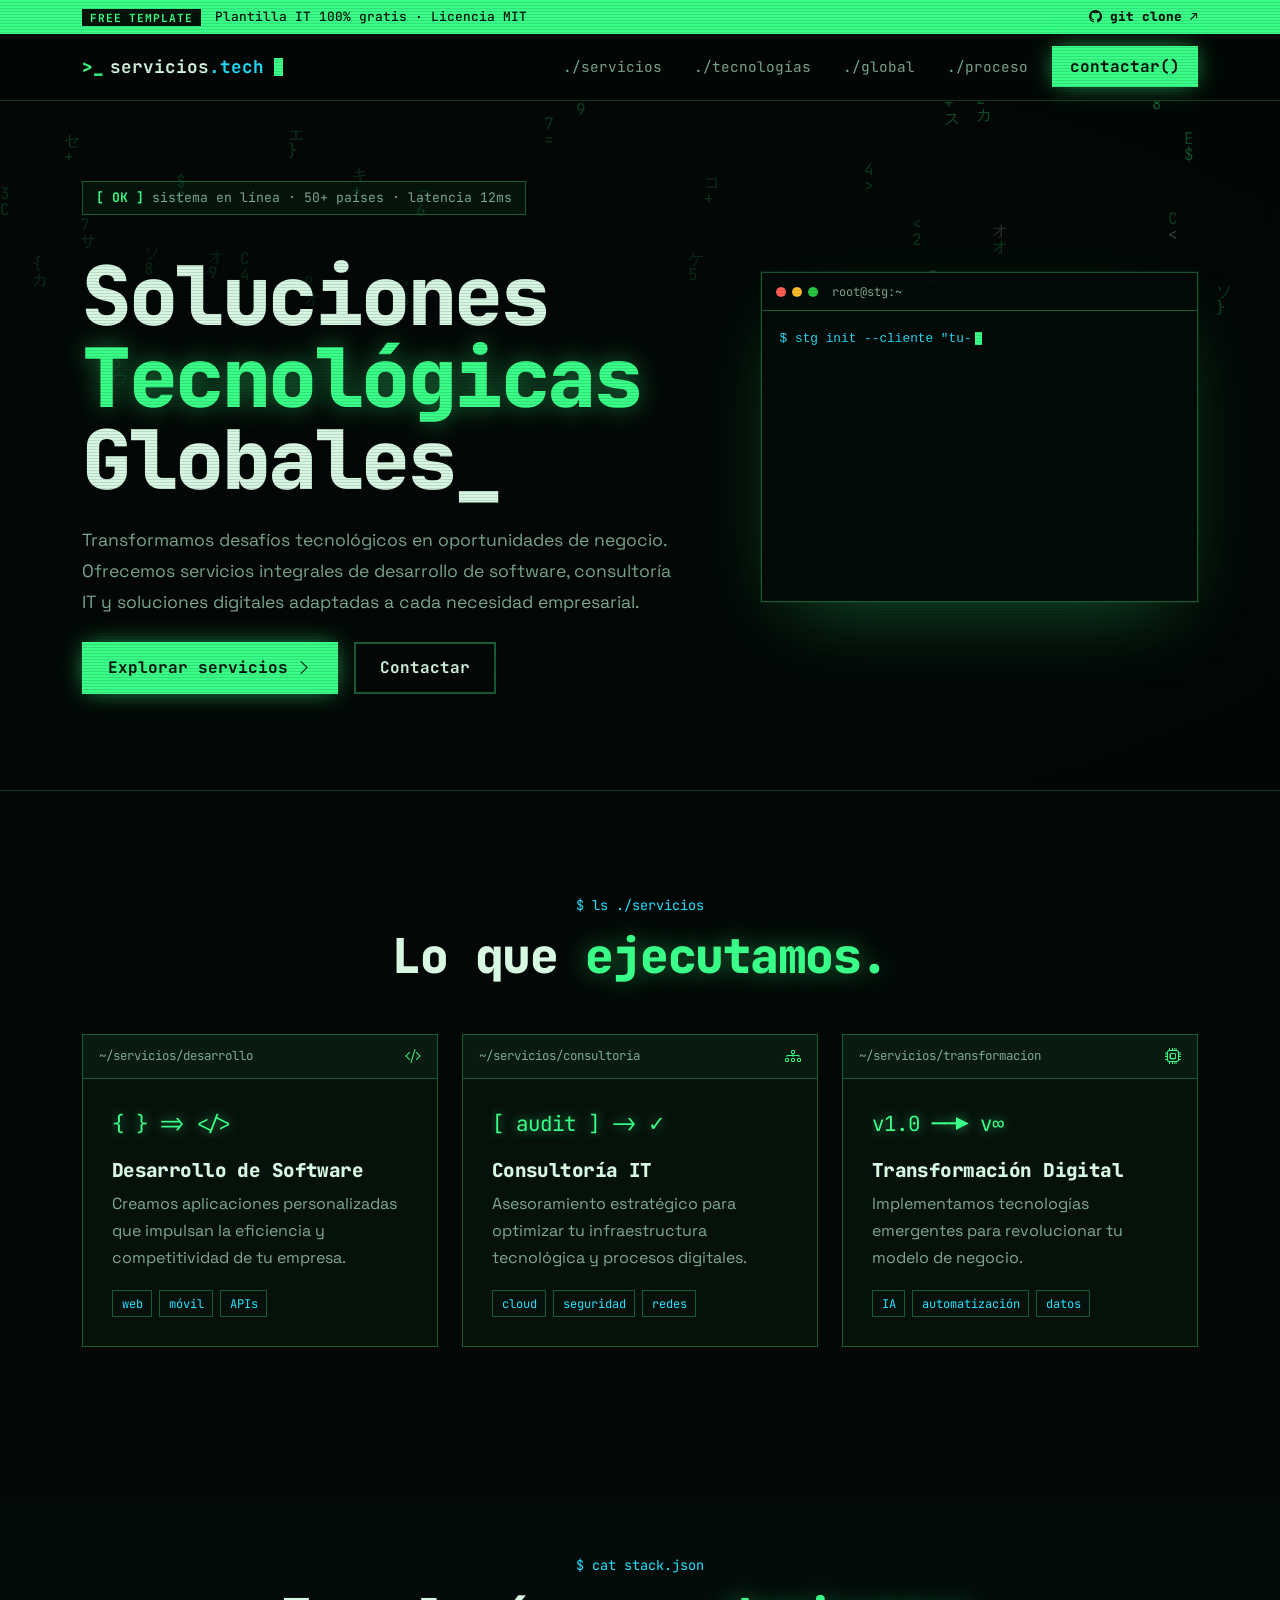
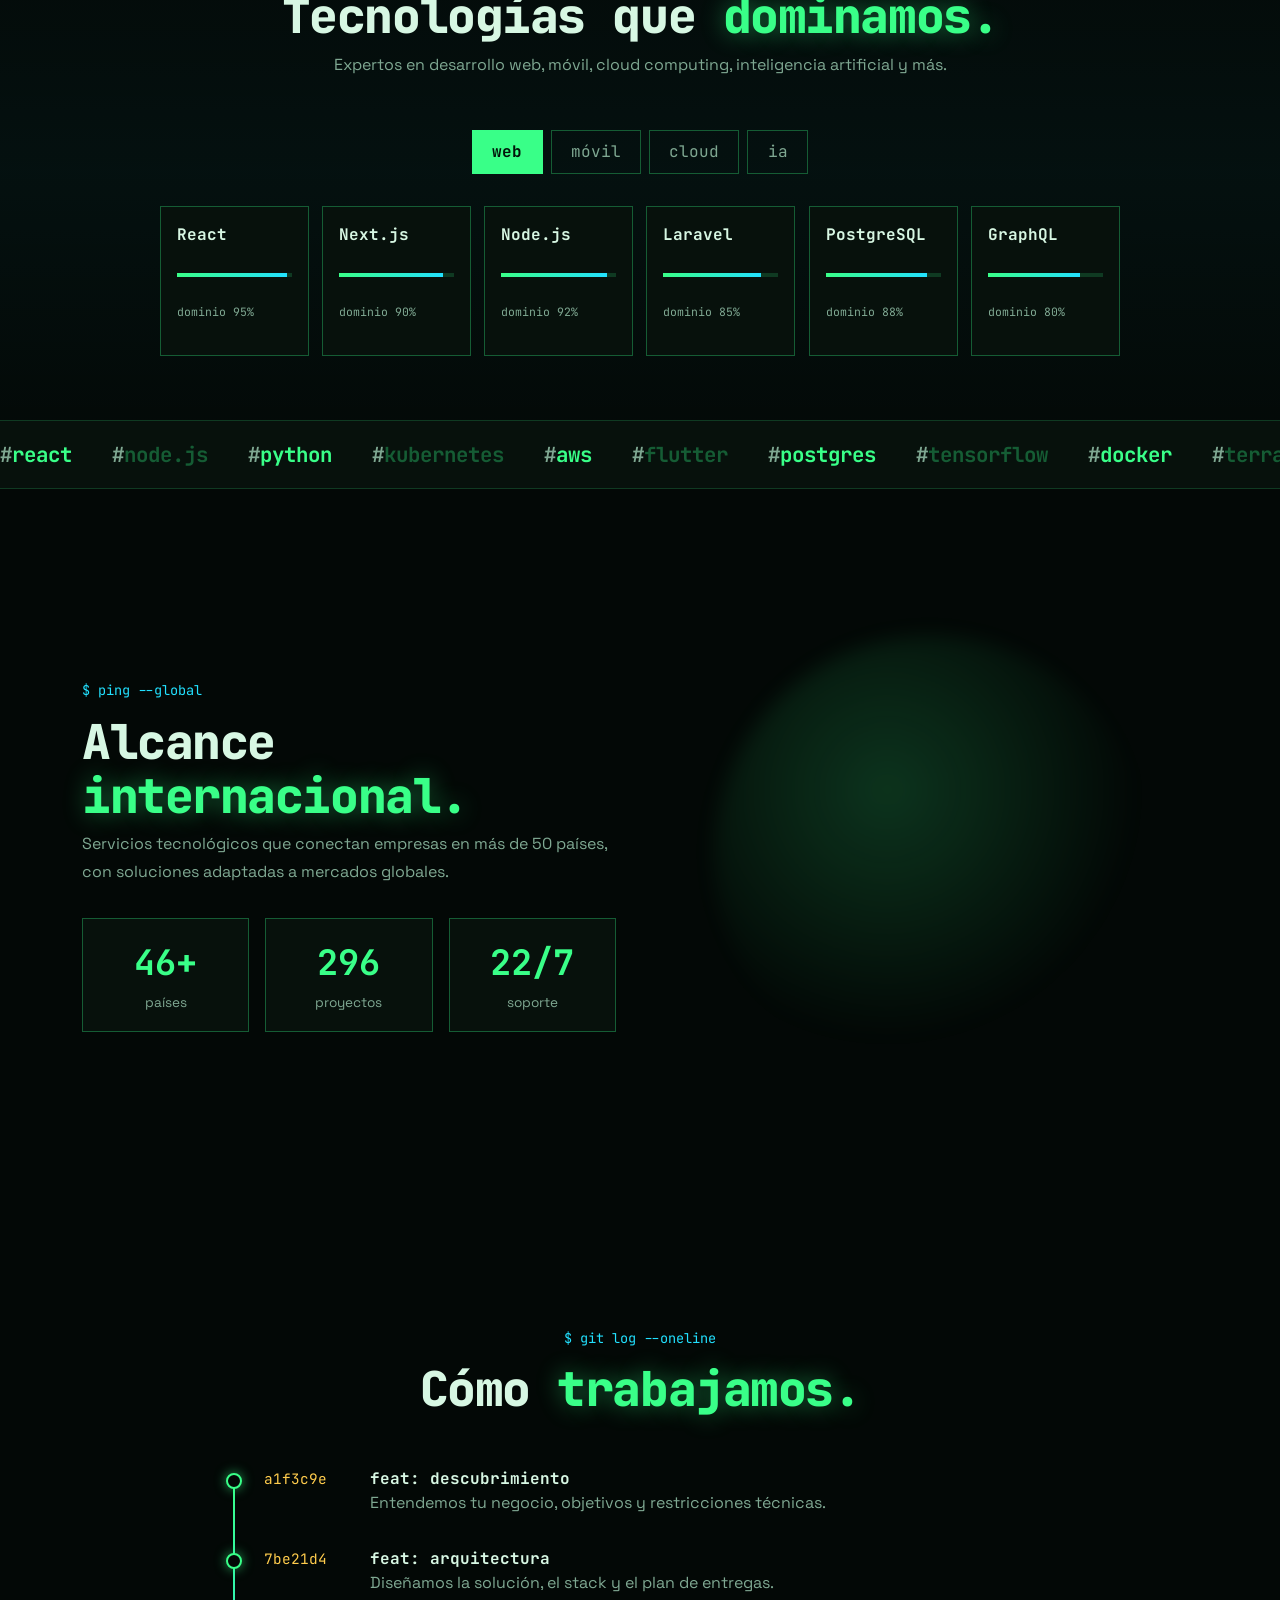
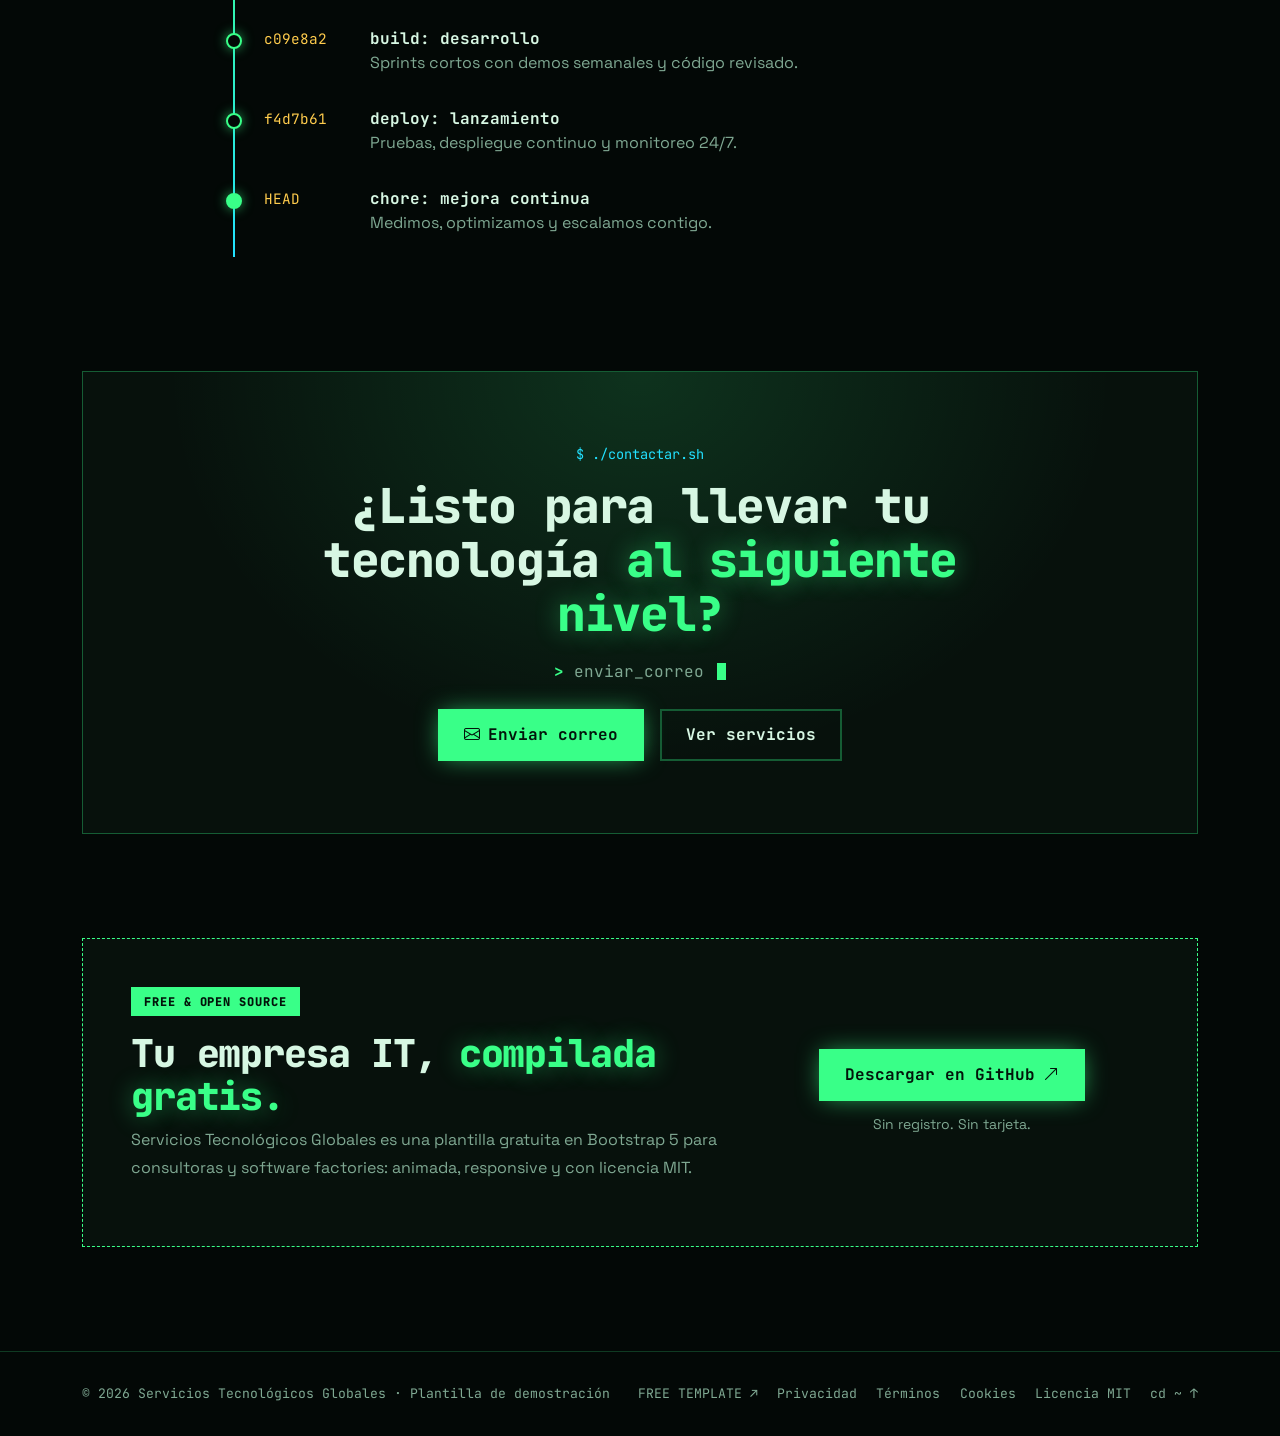
<file: index.html>
<!DOCTYPE html>
<html lang="es">
<head>
  <meta charset="UTF-8">
  <meta name="viewport" content="width=device-width, initial-scale=1.0">
  <title>Servicios Tecnológicos Globales — Soluciones internacionales · Free template</title>
  <meta name="description" content="Plantilla gratuita en Bootstrap 5 para empresas de servicios IT: estética de terminal, globo 3D, stack tecnológico y contacto. Licencia MIT.">
  <meta name="theme-color" content="#030806">
  <meta property="og:title" content="Servicios Tecnológicos Globales — Free IT template">
  <meta property="og:description" content="Plantilla gratuita en Bootstrap 5 para empresas de tecnología.">
  <meta property="og:image" content="assets/og-image.jpg">
  <link rel="icon" href="favicon.svg" type="image/svg+xml">
  <link rel="preconnect" href="https://fonts.googleapis.com">
  <link rel="preconnect" href="https://fonts.gstatic.com" crossorigin>
  <link href="https://fonts.googleapis.com/css2?family=JetBrains+Mono:wght@400;500;700;800&family=Space+Grotesk:wght@400;500;700&display=swap" rel="stylesheet">
  <link href="https://cdn.jsdelivr.net/npm/bootstrap@5.3.3/dist/css/bootstrap.min.css" rel="stylesheet">
  <link href="https://cdn.jsdelivr.net/npm/bootstrap-icons@1.11.3/font/bootstrap-icons.min.css" rel="stylesheet">
  <link href="styles.css" rel="stylesheet">
</head>
<body id="top">
  <a class="skip" href="#main">Saltar al contenido</a>
  <div class="scanlines" aria-hidden="true"></div>

  <div class="free-bar">
    <div class="container">
      <span><b>FREE TEMPLATE</b> Plantilla IT 100% gratis <span class="license">· Licencia MIT</span></span>
      <a href="https://github.com/EduGuate/Servicios-Tecnol-gicos" target="_blank" rel="noopener noreferrer"><i class="bi bi-github"></i> git clone ↗</a>
    </div>
  </div>

  <header class="site-nav">
    <nav class="navbar navbar-expand-lg" data-bs-theme="dark" aria-label="Principal">
      <div class="container">
        <a class="brand" href="#top"><span class="prompt">&gt;_</span> <b>servicios<span>.tech</span></b><span class="caret" aria-hidden="true"></span></a>
        <button class="navbar-toggler" type="button" data-bs-toggle="collapse" data-bs-target="#menu" aria-controls="menu" aria-expanded="false" aria-label="Abrir menú"><span class="navbar-toggler-icon"></span></button>
        <div class="collapse navbar-collapse" id="menu">
          <ul class="navbar-nav ms-auto align-items-lg-center gap-lg-3">
            <li class="nav-item"><a class="nav-link" href="#servicios">./servicios</a></li>
            <li class="nav-item"><a class="nav-link" href="#tecnologias">./tecnologías</a></li>
            <li class="nav-item"><a class="nav-link" href="#global-reach">./global</a></li>
            <li class="nav-item"><a class="nav-link" href="#proceso">./proceso</a></li>
            <li class="nav-item"><a class="btn-term btn-sm-term" href="#contacto">contactar()</a></li>
          </ul>
        </div>
      </div>
    </nav>
  </header>

  <main id="main">
    <!-- HERO -->
    <section class="hero">
      <canvas id="matrix" aria-hidden="true"></canvas>
      <div class="container">
        <div class="row align-items-center g-4 g-lg-5">
          <div class="col-lg-7 hero-copy">
            <p class="sys"><span class="ok">[ OK ]</span> sistema en línea · 50+ países · latencia 12ms</p>
            <h1><span class="scramble" data-text="Soluciones">Soluciones</span><br><span class="scramble hl" data-text="Tecnológicas">Tecnológicas</span><br><span class="scramble" data-text="Globales_">Globales_</span></h1>
            <p class="lead-text">Transformamos desafíos tecnológicos en oportunidades de negocio. Ofrecemos servicios integrales de desarrollo de software, consultoría IT y soluciones digitales adaptadas a cada necesidad empresarial.</p>
            <div class="d-flex flex-wrap gap-3 mt-4">
              <a class="btn-term" href="#servicios">Explorar servicios <i class="bi bi-chevron-right"></i></a>
              <a class="btn-ghost" href="#contacto">Contactar</a>
            </div>
          </div>
          <div class="col-lg-5">
            <div class="term" aria-label="Terminal de demostración">
              <div class="term-bar"><i></i><i></i><i></i><span>root@stg:~</span></div>
              <pre id="term"><code></code></pre>
            </div>
          </div>
        </div>
      </div>
    </section>

    <!-- SERVICES -->
    <section id="servicios" class="section">
      <div class="container">
        <div class="section-head reveal">
          <p class="eyebrow">$ ls ./servicios</p>
          <h2>Lo que <span class="hl">ejecutamos.</span></h2>
        </div>
        <div class="row g-4">
          <div class="col-md-4 reveal">
            <article class="window">
              <div class="window-bar"><span>~/servicios/desarrollo</span><i class="bi bi-code-slash"></i></div>
              <div class="window-body">
                <pre class="ascii" aria-hidden="true">{ } =&gt; &lt;/&gt;</pre>
                <h3>Desarrollo de Software</h3>
                <p>Creamos aplicaciones personalizadas que impulsan la eficiencia y competitividad de tu empresa.</p>
                <ul class="tags"><li>web</li><li>móvil</li><li>APIs</li></ul>
              </div>
            </article>
          </div>
          <div class="col-md-4 reveal">
            <article class="window">
              <div class="window-bar"><span>~/servicios/consultoria</span><i class="bi bi-diagram-3"></i></div>
              <div class="window-body">
                <pre class="ascii" aria-hidden="true">[ audit ] -&gt; ✓</pre>
                <h3>Consultoría IT</h3>
                <p>Asesoramiento estratégico para optimizar tu infraestructura tecnológica y procesos digitales.</p>
                <ul class="tags"><li>cloud</li><li>seguridad</li><li>redes</li></ul>
              </div>
            </article>
          </div>
          <div class="col-md-4 reveal">
            <article class="window">
              <div class="window-bar"><span>~/servicios/transformacion</span><i class="bi bi-cpu"></i></div>
              <div class="window-body">
                <pre class="ascii" aria-hidden="true">v1.0 ──▶ v∞</pre>
                <h3>Transformación Digital</h3>
                <p>Implementamos tecnologías emergentes para revolucionar tu modelo de negocio.</p>
                <ul class="tags"><li>IA</li><li>automatización</li><li>datos</li></ul>
              </div>
            </article>
          </div>
        </div>
      </div>
    </section>

    <!-- TECH -->
    <section id="tecnologias" class="section tech">
      <div class="container">
        <div class="section-head reveal">
          <p class="eyebrow">$ cat stack.json</p>
          <h2>Tecnologías que <span class="hl">dominamos.</span></h2>
          <p class="muted">Expertos en desarrollo web, móvil, cloud computing, inteligencia artificial y más.</p>
        </div>
        <div class="tabs reveal" role="tablist" aria-label="Categorías de tecnología">
          <button role="tab" aria-selected="true" class="active" data-tab="web">web</button>
          <button role="tab" aria-selected="false" data-tab="movil">móvil</button>
          <button role="tab" aria-selected="false" data-tab="cloud">cloud</button>
          <button role="tab" aria-selected="false" data-tab="ia">ia</button>
        </div>
        <div class="stack reveal" id="stack" role="tabpanel" aria-live="polite"></div>
      </div>
      <div class="marquee" aria-hidden="true">
        <div class="marquee-track">
          <span>react</span><span>node.js</span><span>python</span><span>kubernetes</span><span>aws</span><span>flutter</span><span>postgres</span><span>tensorflow</span><span>docker</span><span>terraform</span>
          <span>react</span><span>node.js</span><span>python</span><span>kubernetes</span><span>aws</span><span>flutter</span><span>postgres</span><span>tensorflow</span><span>docker</span><span>terraform</span>
        </div>
      </div>
    </section>

    <!-- GLOBAL -->
    <section id="global-reach" class="section">
      <div class="container">
        <div class="row align-items-center g-4 g-lg-5">
          <div class="col-lg-6 order-lg-2 reveal">
            <div class="globe-wrap">
              <canvas id="globe" role="img" aria-label="Globo terráqueo de puntos girando con conexiones entre países"></canvas>
            </div>
          </div>
          <div class="col-lg-6 reveal">
            <p class="eyebrow">$ ping --global</p>
            <h2>Alcance <span class="hl">internacional.</span></h2>
            <p class="muted">Servicios tecnológicos que conectan empresas en más de 50 países, con soluciones adaptadas a mercados globales.</p>
            <div class="row g-3 mt-2">
              <div class="col-4"><div class="metric"><strong><span data-count="50">0</span>+</strong><span>países</span></div></div>
              <div class="col-4"><div class="metric"><strong><span data-count="320">0</span></strong><span>proyectos</span></div></div>
              <div class="col-4"><div class="metric"><strong><span data-count="24">0</span>/7</strong><span>soporte</span></div></div>
            </div>
          </div>
        </div>
      </div>
    </section>

    <!-- PROCESS -->
    <section id="proceso" class="section">
      <div class="container narrow">
        <div class="section-head reveal">
          <p class="eyebrow">$ git log --oneline</p>
          <h2>Cómo <span class="hl">trabajamos.</span></h2>
        </div>
        <ol class="gitlog reveal">
          <li><code>a1f3c9e</code><div><b>feat: descubrimiento</b><span>Entendemos tu negocio, objetivos y restricciones técnicas.</span></div></li>
          <li><code>7be21d4</code><div><b>feat: arquitectura</b><span>Diseñamos la solución, el stack y el plan de entregas.</span></div></li>
          <li><code>c09e8a2</code><div><b>build: desarrollo</b><span>Sprints cortos con demos semanales y código revisado.</span></div></li>
          <li><code>f4d7b61</code><div><b>deploy: lanzamiento</b><span>Pruebas, despliegue continuo y monitoreo 24/7.</span></div></li>
          <li class="head"><code>HEAD</code><div><b>chore: mejora continua</b><span>Medimos, optimizamos y escalamos contigo.</span></div></li>
        </ol>
      </div>
    </section>

    <!-- CONTACT -->
    <section id="contacto" class="section pt-0">
      <div class="container">
        <div class="contact reveal">
          <p class="eyebrow">$ ./contactar.sh</p>
          <h2>¿Listo para llevar tu tecnología <span class="hl">al siguiente nivel?</span></h2>
          <p class="cmd"><span class="ok">&gt;</span> <span id="typed-cta"></span><span class="caret" aria-hidden="true"></span></p>
          <div class="d-flex flex-wrap justify-content-center gap-3 mt-4">
            <a href="mailto:devlewiso@outlook.com" class="btn-term"><i class="bi bi-envelope"></i> Enviar correo</a>
            <a href="#servicios" class="btn-ghost">Ver servicios</a>
          </div>
        </div>
      </div>
    </section>

    <!-- FREE TEMPLATE -->
    <section id="template" class="section pt-0">
      <div class="container">
        <div class="opensource reveal">
          <div>
            <span class="free-pill">FREE &amp; OPEN SOURCE</span>
            <h2>Tu empresa IT, <span class="hl">compilada gratis.</span></h2>
            <p class="muted">Servicios Tecnológicos Globales es una plantilla gratuita en Bootstrap 5 para consultoras y software factories: animada, responsive y con licencia MIT.</p>
          </div>
          <div class="os-actions">
            <a class="btn-term" href="https://github.com/EduGuate/Servicios-Tecnol-gicos" target="_blank" rel="noopener noreferrer">Descargar en GitHub <i class="bi bi-arrow-up-right"></i></a>
            <small class="muted">Sin registro. Sin tarjeta.</small>
          </div>
        </div>
      </div>
    </section>
  </main>

  <footer class="footer">
    <div class="container footer-inner">
      <span>© <span id="year"></span> Servicios Tecnológicos Globales · Plantilla de demostración</span>
      <span class="footer-links"><a href="#template">FREE TEMPLATE ↗</a><a href="privacidad.html">Privacidad</a><a href="terminos.html">Términos</a><a href="cookies.html">Cookies</a><a href="LICENSE">Licencia MIT</a><a href="#top">cd ~ ↑</a></span>
    </div>
  </footer>

  <script src="https://cdn.jsdelivr.net/npm/bootstrap@5.3.3/dist/js/bootstrap.bundle.min.js" defer></script>
  <script src="app.js" defer></script>
</body>
</html>
</file>
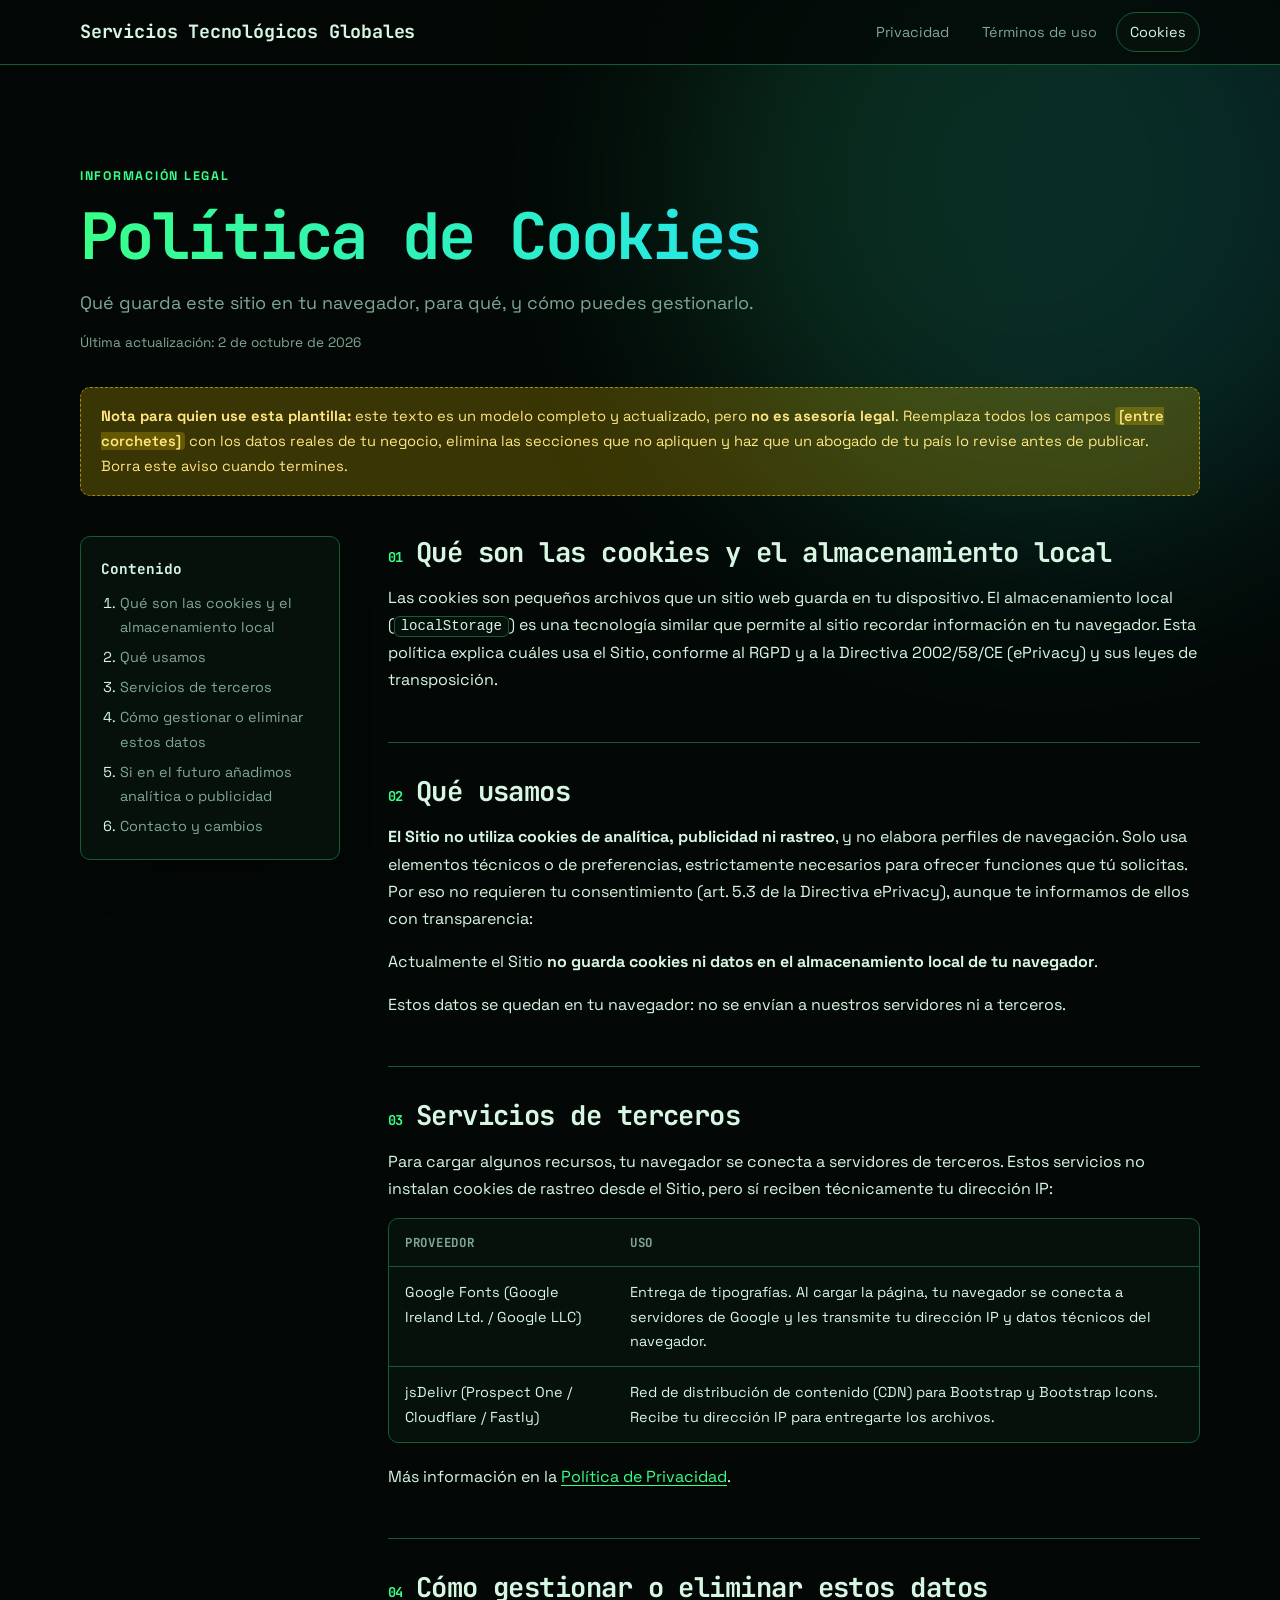
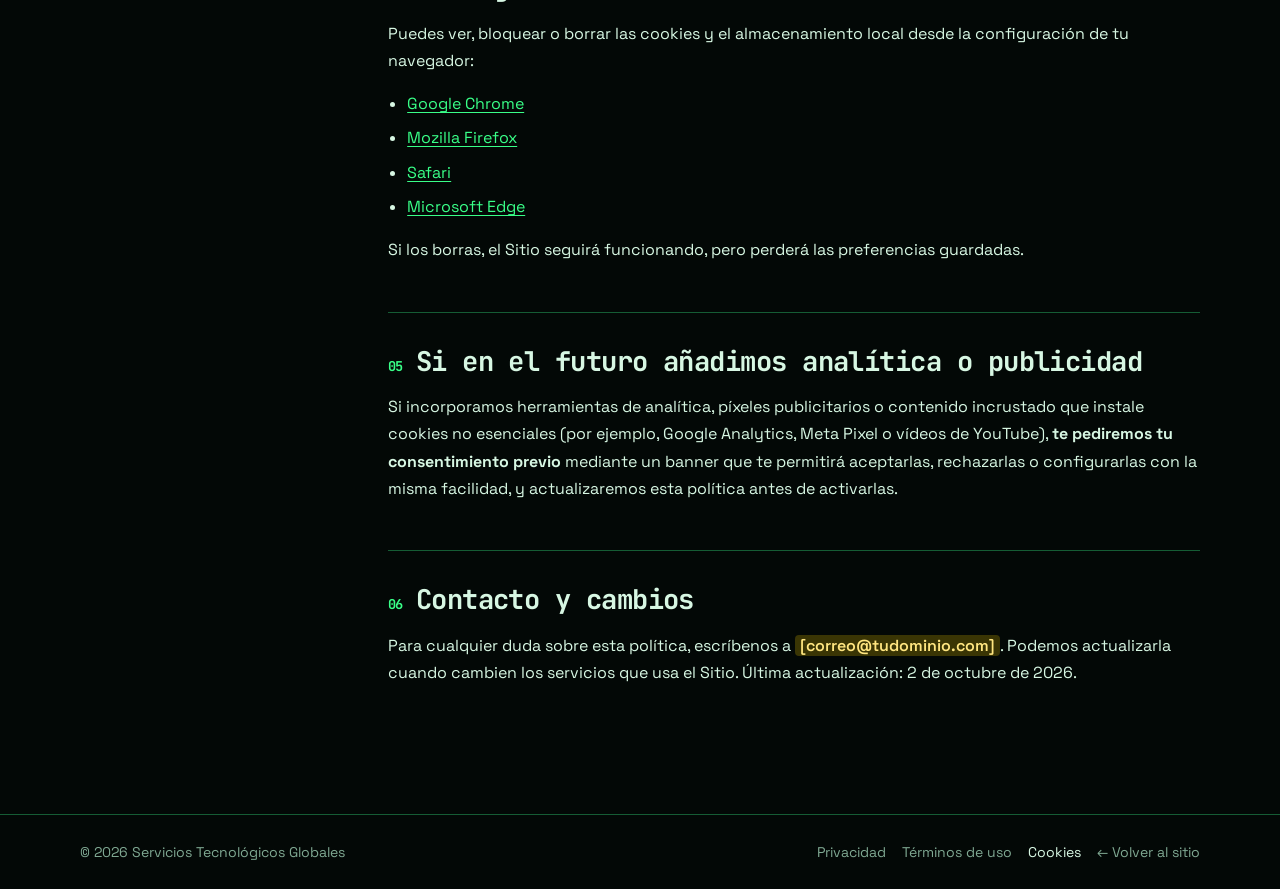
<file: cookies.html>
<!doctype html>
<html lang="es">
<head>
  <meta charset="utf-8">
  <meta name="viewport" content="width=device-width, initial-scale=1">
  <title>Política de Cookies · Servicios Tecnológicos Globales</title>
  <meta name="description" content="Qué guarda este sitio en tu navegador, para qué, y cómo puedes gestionarlo.">
  <meta name="robots" content="index, follow">
  <link rel="icon" href="favicon.svg" type="image/svg+xml">
  <link rel="preconnect" href="https://fonts.googleapis.com"><link rel="preconnect" href="https://fonts.gstatic.com" crossorigin>
  <link href="https://fonts.googleapis.com/css2?family=JetBrains+Mono:wght@400;500;700;800&family=Space+Grotesk:wght@400;500;700&display=swap" rel="stylesheet">
  <link href="legal.css" rel="stylesheet">
</head>
<body class="legal-page">
  <a class="skip" href="#main">Saltar al contenido</a>
  <header class="lg-top">
    <div class="lg-wrap lg-top-inner">
      <a class="lg-brand" href="index.html">Servicios Tecnológicos Globales</a>
      <nav class="lg-nav" aria-label="Páginas legales"><a href="privacidad.html">Privacidad</a><a href="terminos.html">Términos de uso</a><a href="cookies.html" aria-current="page">Cookies</a></nav>
    </div>
  </header>
  <main id="main" class="lg-wrap">
    <div class="lg-hero">
      <p class="lg-kicker">Información legal</p>
      <h1>Política de Cookies</h1>
      <p class="lg-lead">Qué guarda este sitio en tu navegador, para qué, y cómo puedes gestionarlo.</p>
      <p class="lg-date">Última actualización: 2 de octubre de 2026</p>
    </div>
    <aside class="lg-note" role="note"><strong>Nota para quien use esta plantilla:</strong> este texto es un modelo completo y actualizado, pero <strong>no es asesoría legal</strong>. Reemplaza todos los campos <mark class="ph">[entre corchetes]</mark> con los datos reales de tu negocio, elimina las secciones que no apliquen y haz que un abogado de tu país lo revise antes de publicar. Borra este aviso cuando termines.</aside>
    <div class="lg-grid">
      <nav class="lg-toc" aria-label="Contenido"><p>Contenido</p><ol><li><a href="#s1">Qué son las cookies y el almacenamiento local</a></li><li><a href="#s2">Qué usamos</a></li><li><a href="#s3">Servicios de terceros</a></li><li><a href="#s4">Cómo gestionar o eliminar estos datos</a></li><li><a href="#s5">Si en el futuro añadimos analítica o publicidad</a></li><li><a href="#s6">Contacto y cambios</a></li></ol></nav>
      <article class="lg-body">
<section id="s1"><h2><span class="num">01</span>Qué son las cookies y el almacenamiento local</h2>
<p>Las cookies son pequeños archivos que un sitio web guarda en tu dispositivo. El almacenamiento local (<code>localStorage</code>) es una tecnología similar que permite al sitio recordar información en tu navegador. Esta política explica cuáles usa el Sitio, conforme al RGPD y a la Directiva 2002/58/CE (ePrivacy) y sus leyes de transposición.</p>
</section>
<section id="s2"><h2><span class="num">02</span>Qué usamos</h2>
<p><strong>El Sitio no utiliza cookies de analítica, publicidad ni rastreo</strong>, y no elabora perfiles de navegación. Solo usa elementos técnicos o de preferencias, estrictamente necesarios para ofrecer funciones que tú solicitas. Por eso no requieren tu consentimiento (art. 5.3 de la Directiva ePrivacy), aunque te informamos de ellos con transparencia:</p>
<p>Actualmente el Sitio <strong>no guarda cookies ni datos en el almacenamiento local de tu navegador</strong>.</p>
<p>Estos datos se quedan en tu navegador: no se envían a nuestros servidores ni a terceros.</p>
</section>
<section id="s3"><h2><span class="num">03</span>Servicios de terceros</h2>
<p>Para cargar algunos recursos, tu navegador se conecta a servidores de terceros. Estos servicios no instalan cookies de rastreo desde el Sitio, pero sí reciben técnicamente tu dirección IP:</p>
<div class="tbl"><table><thead><tr><th scope="col">Proveedor</th><th scope="col">Uso</th></tr></thead><tbody><tr><td>Google Fonts (Google Ireland Ltd. / Google LLC)</td><td>Entrega de tipografías. Al cargar la página, tu navegador se conecta a servidores de Google y les transmite tu dirección IP y datos técnicos del navegador.</td></tr><tr><td>jsDelivr (Prospect One / Cloudflare / Fastly)</td><td>Red de distribución de contenido (CDN) para Bootstrap y Bootstrap Icons. Recibe tu dirección IP para entregarte los archivos.</td></tr></tbody></table></div>
<p>Más información en la <a href="privacidad.html">Política de Privacidad</a>.</p>
</section>
<section id="s4"><h2><span class="num">04</span>Cómo gestionar o eliminar estos datos</h2>
<p>Puedes ver, bloquear o borrar las cookies y el almacenamiento local desde la configuración de tu navegador:</p>
<ul><li><a href="https://support.google.com/chrome/answer/95647" target="_blank" rel="noopener noreferrer">Google Chrome</a></li><li><a href="https://support.mozilla.org/kb/clear-cookies-and-site-data-firefox" target="_blank" rel="noopener noreferrer">Mozilla Firefox</a></li><li><a href="https://support.apple.com/guide/safari/manage-cookies-sfri11471/mac" target="_blank" rel="noopener noreferrer">Safari</a></li><li><a href="https://support.microsoft.com/microsoft-edge/delete-cookies-in-microsoft-edge-63947406-40ac-c3b8-57b9-2a946a29ae09" target="_blank" rel="noopener noreferrer">Microsoft Edge</a></li></ul>
<p>Si los borras, el Sitio seguirá funcionando, pero perderá las preferencias guardadas.</p>
</section>
<section id="s5"><h2><span class="num">05</span>Si en el futuro añadimos analítica o publicidad</h2>
<p>Si incorporamos herramientas de analítica, píxeles publicitarios o contenido incrustado que instale cookies no esenciales (por ejemplo, Google Analytics, Meta Pixel o vídeos de YouTube), <strong>te pediremos tu consentimiento previo</strong> mediante un banner que te permitirá aceptarlas, rechazarlas o configurarlas con la misma facilidad, y actualizaremos esta política antes de activarlas.</p>
</section>
<section id="s6"><h2><span class="num">06</span>Contacto y cambios</h2>
<p>Para cualquier duda sobre esta política, escríbenos a <mark class="ph">[correo@tudominio.com]</mark>. Podemos actualizarla cuando cambien los servicios que usa el Sitio. Última actualización: 2 de octubre de 2026.</p>
</section>
      </article>
    </div>
  </main>
  <footer class="lg-foot">
    <div class="lg-wrap lg-foot-inner">
      <span>© 2026 Servicios Tecnológicos Globales</span>
      <span class="lg-foot-links"><a href="privacidad.html">Privacidad</a><a href="terminos.html">Términos de uso</a><a href="cookies.html" aria-current="page">Cookies</a><a href="index.html">← Volver al sitio</a></span>
    </div>
  </footer>
</body>
</html>
</file>
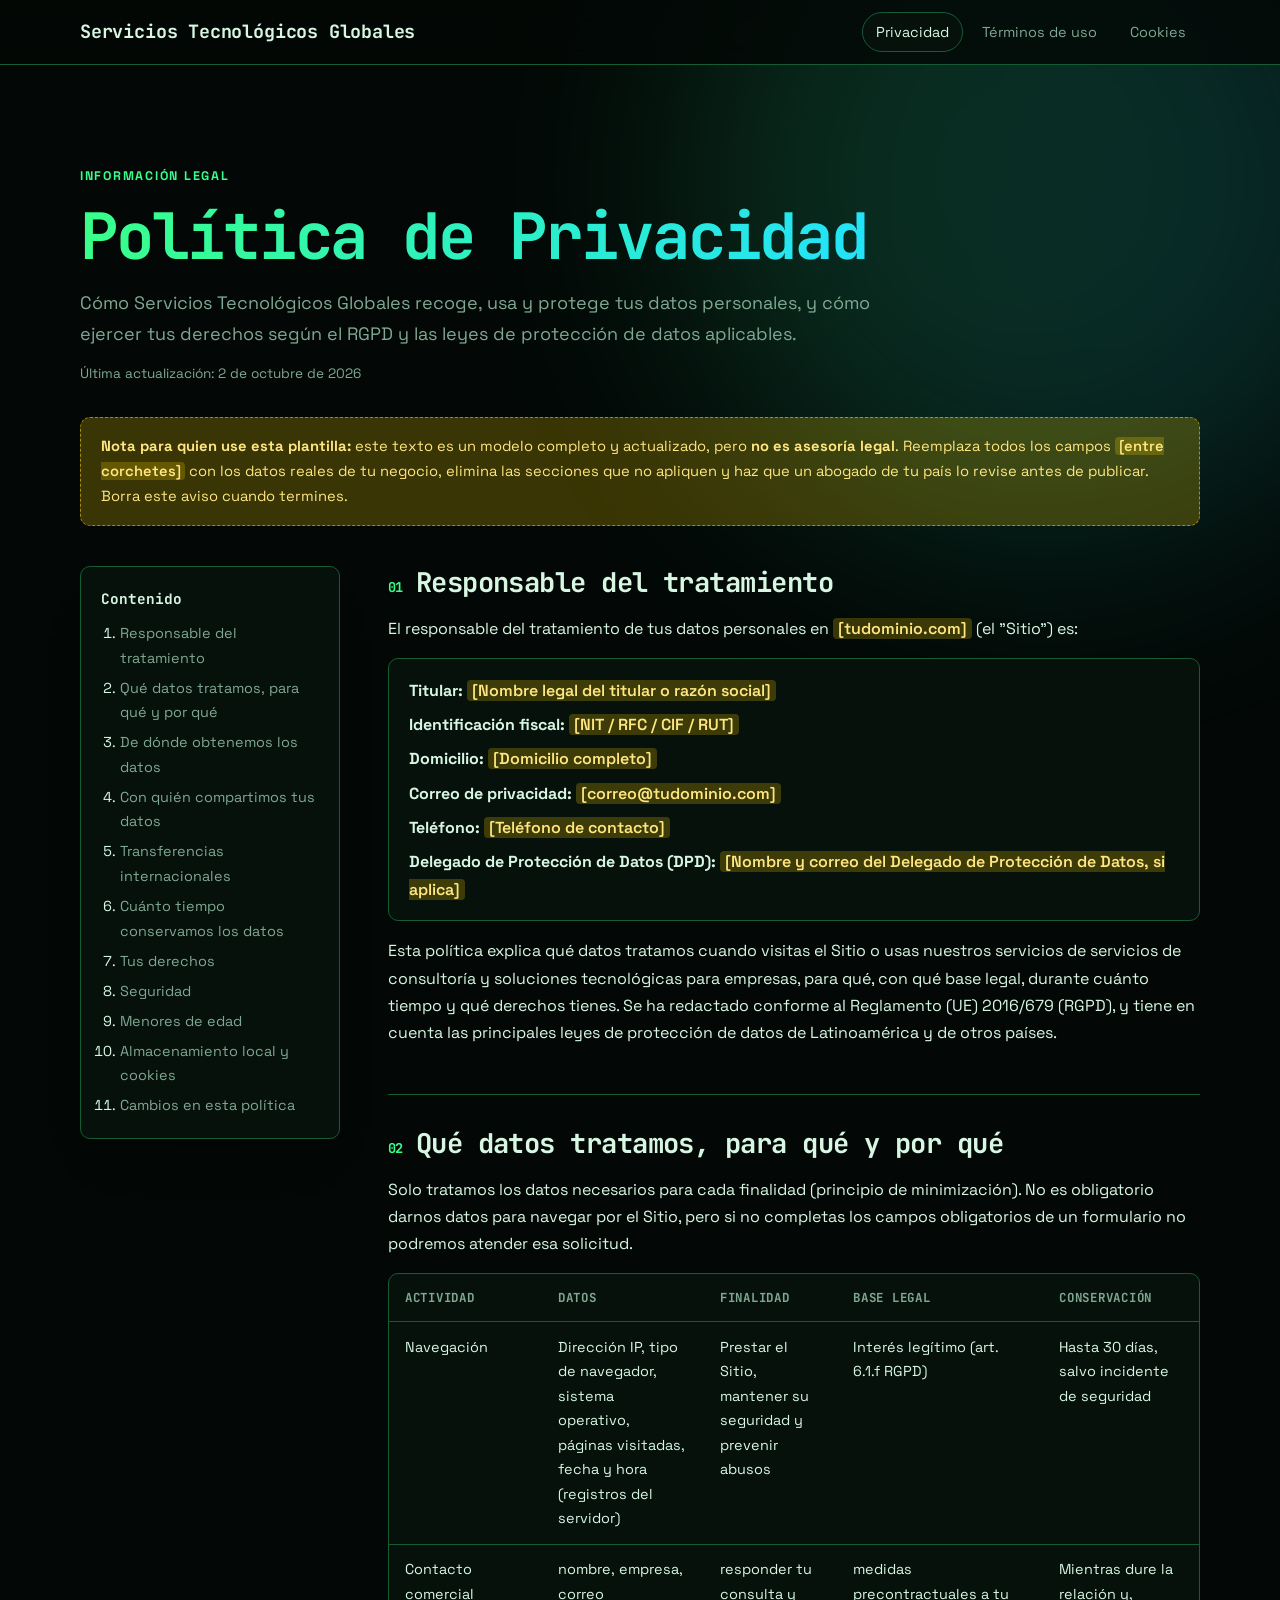
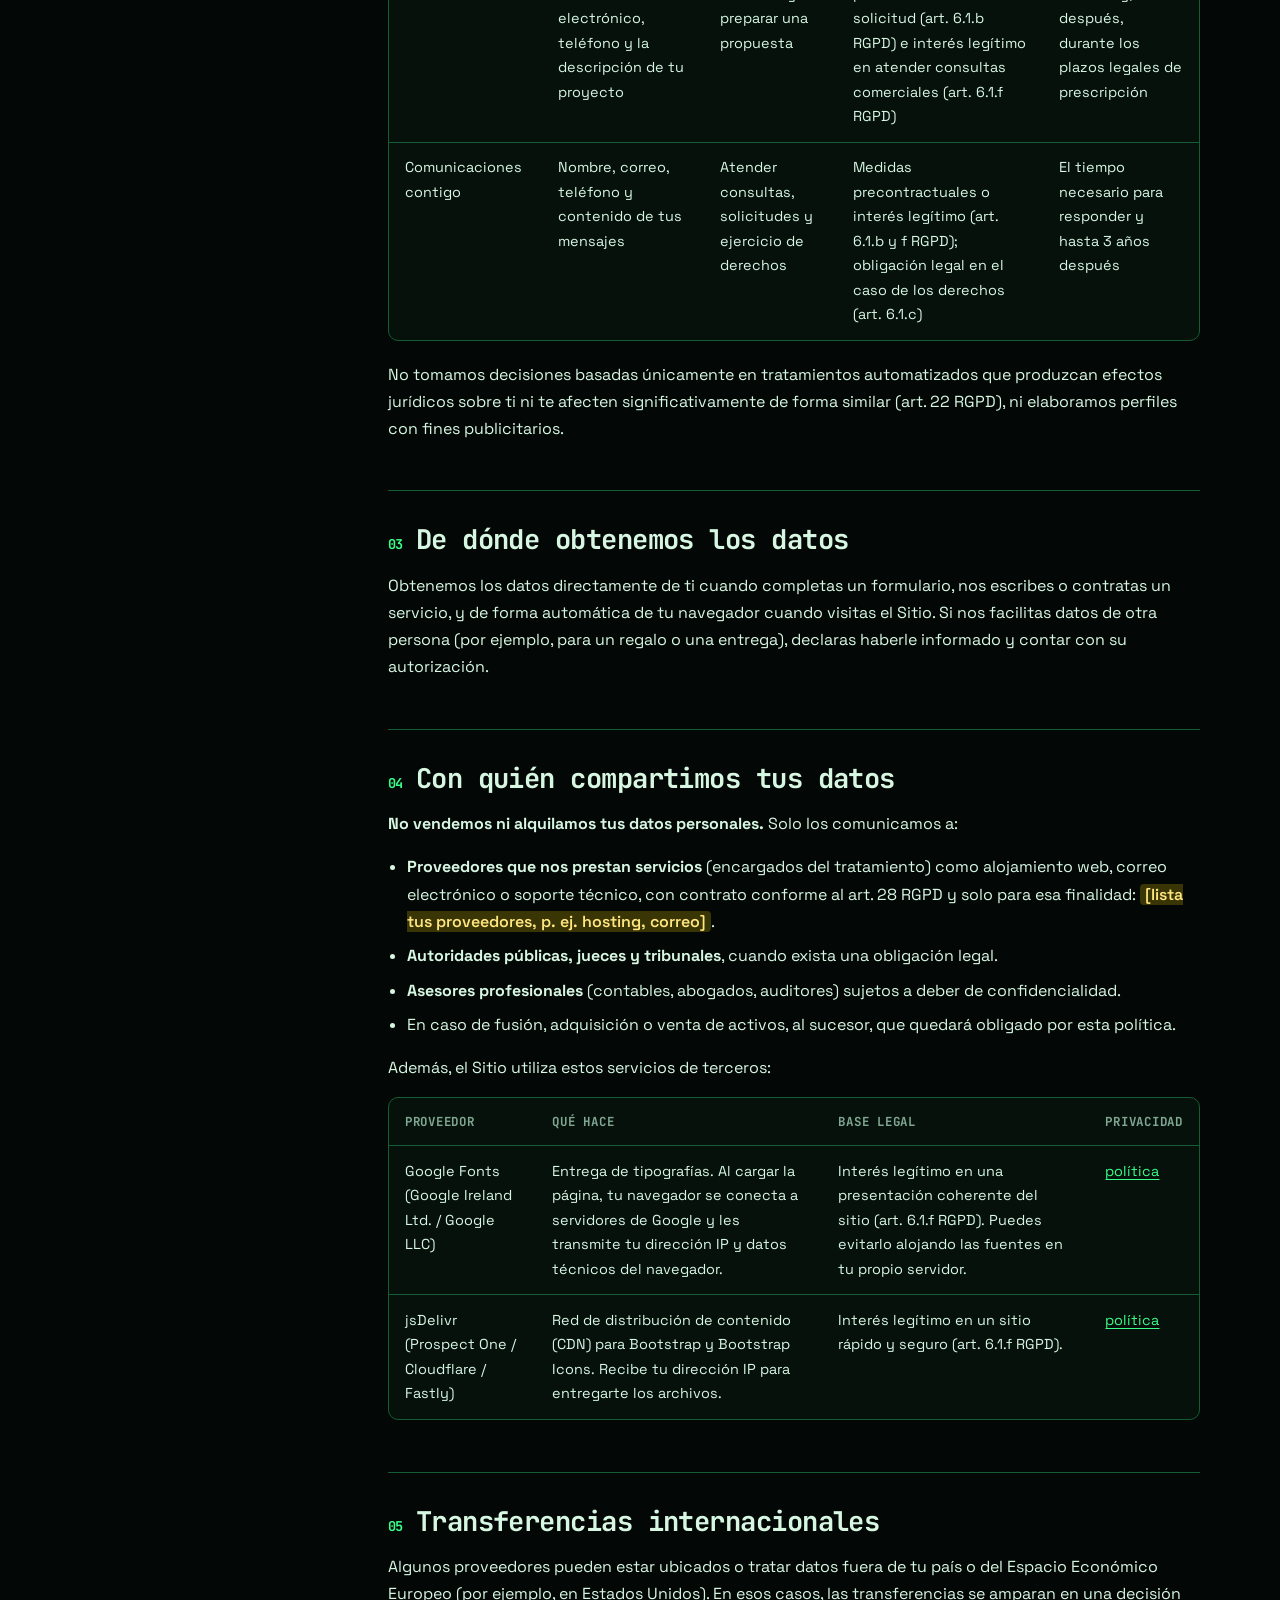
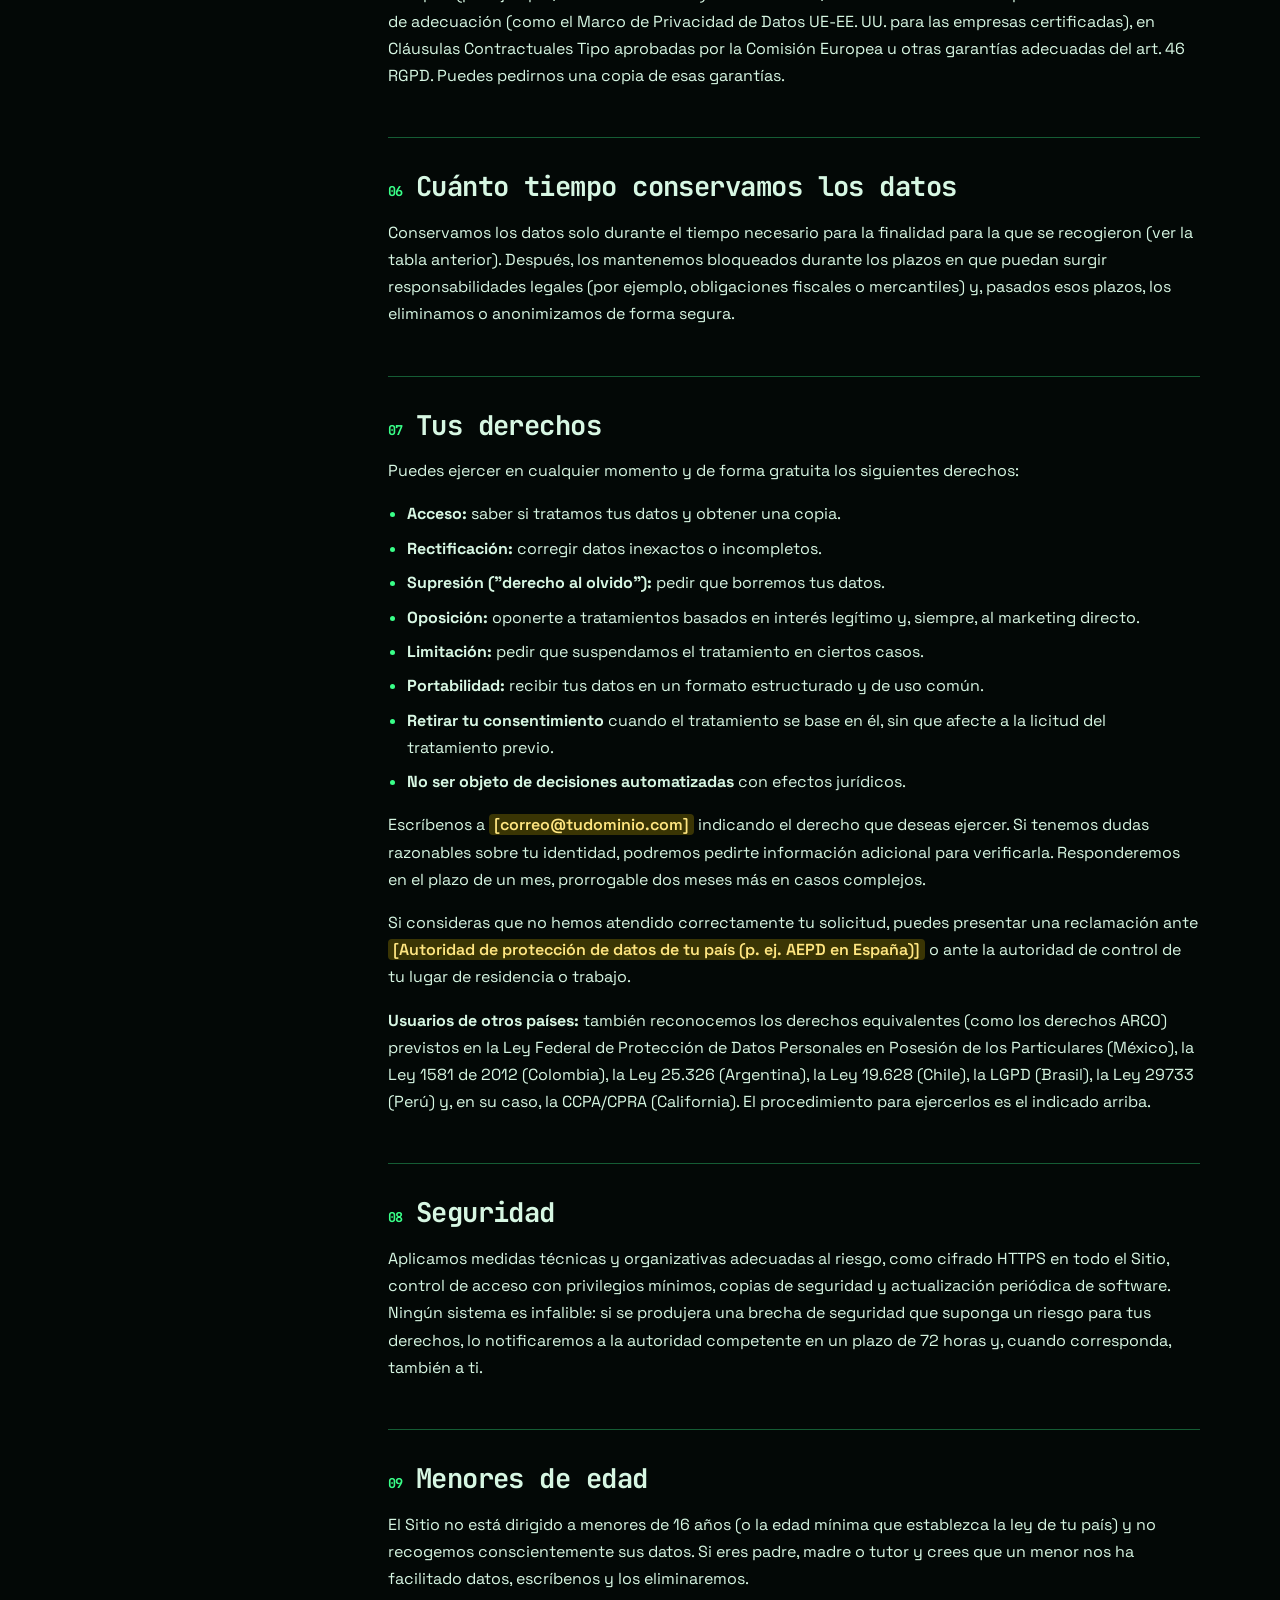
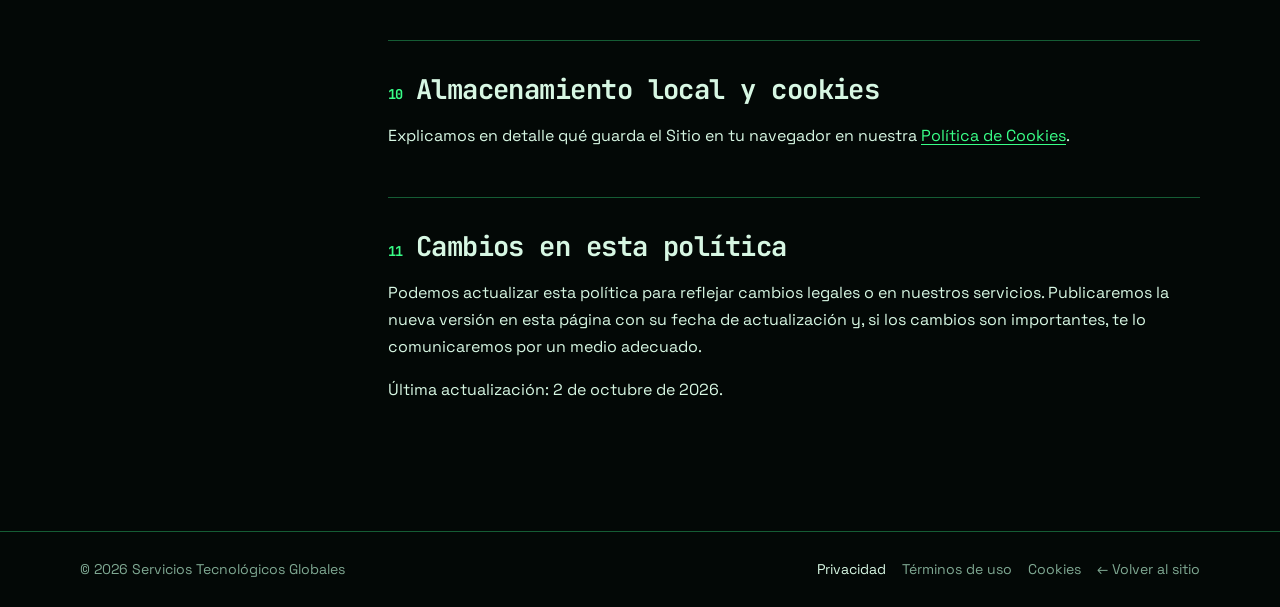
<file: privacidad.html>
<!doctype html>
<html lang="es">
<head>
  <meta charset="utf-8">
  <meta name="viewport" content="width=device-width, initial-scale=1">
  <title>Política de Privacidad · Servicios Tecnológicos Globales</title>
  <meta name="description" content="Cómo Servicios Tecnológicos Globales recoge, usa y protege tus datos personales, y cómo ejercer tus derechos según el RGPD y las leyes de protección de datos aplicables.">
  <meta name="robots" content="index, follow">
  <link rel="icon" href="favicon.svg" type="image/svg+xml">
  <link rel="preconnect" href="https://fonts.googleapis.com"><link rel="preconnect" href="https://fonts.gstatic.com" crossorigin>
  <link href="https://fonts.googleapis.com/css2?family=JetBrains+Mono:wght@400;500;700;800&family=Space+Grotesk:wght@400;500;700&display=swap" rel="stylesheet">
  <link href="legal.css" rel="stylesheet">
</head>
<body class="legal-page">
  <a class="skip" href="#main">Saltar al contenido</a>
  <header class="lg-top">
    <div class="lg-wrap lg-top-inner">
      <a class="lg-brand" href="index.html">Servicios Tecnológicos Globales</a>
      <nav class="lg-nav" aria-label="Páginas legales"><a href="privacidad.html" aria-current="page">Privacidad</a><a href="terminos.html">Términos de uso</a><a href="cookies.html">Cookies</a></nav>
    </div>
  </header>
  <main id="main" class="lg-wrap">
    <div class="lg-hero">
      <p class="lg-kicker">Información legal</p>
      <h1>Política de Privacidad</h1>
      <p class="lg-lead">Cómo Servicios Tecnológicos Globales recoge, usa y protege tus datos personales, y cómo ejercer tus derechos según el RGPD y las leyes de protección de datos aplicables.</p>
      <p class="lg-date">Última actualización: 2 de octubre de 2026</p>
    </div>
    <aside class="lg-note" role="note"><strong>Nota para quien use esta plantilla:</strong> este texto es un modelo completo y actualizado, pero <strong>no es asesoría legal</strong>. Reemplaza todos los campos <mark class="ph">[entre corchetes]</mark> con los datos reales de tu negocio, elimina las secciones que no apliquen y haz que un abogado de tu país lo revise antes de publicar. Borra este aviso cuando termines.</aside>
    <div class="lg-grid">
      <nav class="lg-toc" aria-label="Contenido"><p>Contenido</p><ol><li><a href="#s1">Responsable del tratamiento</a></li><li><a href="#s2">Qué datos tratamos, para qué y por qué</a></li><li><a href="#s3">De dónde obtenemos los datos</a></li><li><a href="#s4">Con quién compartimos tus datos</a></li><li><a href="#s5">Transferencias internacionales</a></li><li><a href="#s6">Cuánto tiempo conservamos los datos</a></li><li><a href="#s7">Tus derechos</a></li><li><a href="#s8">Seguridad</a></li><li><a href="#s9">Menores de edad</a></li><li><a href="#s10">Almacenamiento local y cookies</a></li><li><a href="#s11">Cambios en esta política</a></li></ol></nav>
      <article class="lg-body">
<section id="s1"><h2><span class="num">01</span>Responsable del tratamiento</h2>
<p>El responsable del tratamiento de tus datos personales en <mark class="ph">[tudominio.com]</mark> (el "Sitio") es:</p>
<ul class="facts"><li><b>Titular:</b> <mark class="ph">[Nombre legal del titular o razón social]</mark></li><li><b>Identificación fiscal:</b> <mark class="ph">[NIT / RFC / CIF / RUT]</mark></li><li><b>Domicilio:</b> <mark class="ph">[Domicilio completo]</mark></li><li><b>Correo de privacidad:</b> <mark class="ph">[correo@tudominio.com]</mark></li><li><b>Teléfono:</b> <mark class="ph">[Teléfono de contacto]</mark></li><li><b>Delegado de Protección de Datos (DPD):</b> <mark class="ph">[Nombre y correo del Delegado de Protección de Datos, si aplica]</mark></li></ul>
<p>Esta política explica qué datos tratamos cuando visitas el Sitio o usas nuestros servicios de servicios de consultoría y soluciones tecnológicas para empresas, para qué, con qué base legal, durante cuánto tiempo y qué derechos tienes. Se ha redactado conforme al Reglamento (UE) 2016/679 (RGPD), y tiene en cuenta las principales leyes de protección de datos de Latinoamérica y de otros países.</p>
</section>
<section id="s2"><h2><span class="num">02</span>Qué datos tratamos, para qué y por qué</h2>
<p>Solo tratamos los datos necesarios para cada finalidad (principio de minimización). No es obligatorio darnos datos para navegar por el Sitio, pero si no completas los campos obligatorios de un formulario no podremos atender esa solicitud.</p>
<div class="tbl"><table><thead><tr><th scope="col">Actividad</th><th scope="col">Datos</th><th scope="col">Finalidad</th><th scope="col">Base legal</th><th scope="col">Conservación</th></tr></thead><tbody><tr><td>Navegación</td><td>Dirección IP, tipo de navegador, sistema operativo, páginas visitadas, fecha y hora (registros del servidor)</td><td>Prestar el Sitio, mantener su seguridad y prevenir abusos</td><td>Interés legítimo (art. 6.1.f RGPD)</td><td>Hasta 30 días, salvo incidente de seguridad</td></tr><tr><td>Contacto comercial</td><td>nombre, empresa, correo electrónico, teléfono y la descripción de tu proyecto</td><td>responder tu consulta y preparar una propuesta</td><td>medidas precontractuales a tu solicitud (art. 6.1.b RGPD) e interés legítimo en atender consultas comerciales (art. 6.1.f RGPD)</td><td>Mientras dure la relación y, después, durante los plazos legales de prescripción</td></tr><tr><td>Comunicaciones contigo</td><td>Nombre, correo, teléfono y contenido de tus mensajes</td><td>Atender consultas, solicitudes y ejercicio de derechos</td><td>Medidas precontractuales o interés legítimo (art. 6.1.b y f RGPD); obligación legal en el caso de los derechos (art. 6.1.c)</td><td>El tiempo necesario para responder y hasta 3 años después</td></tr></tbody></table></div>
<p>No tomamos decisiones basadas únicamente en tratamientos automatizados que produzcan efectos jurídicos sobre ti ni te afecten significativamente de forma similar (art. 22 RGPD), ni elaboramos perfiles con fines publicitarios.</p>
</section>
<section id="s3"><h2><span class="num">03</span>De dónde obtenemos los datos</h2>
<p>Obtenemos los datos directamente de ti cuando completas un formulario, nos escribes o contratas un servicio, y de forma automática de tu navegador cuando visitas el Sitio. Si nos facilitas datos de otra persona (por ejemplo, para un regalo o una entrega), declaras haberle informado y contar con su autorización.</p>
</section>
<section id="s4"><h2><span class="num">04</span>Con quién compartimos tus datos</h2>
<p><strong>No vendemos ni alquilamos tus datos personales.</strong> Solo los comunicamos a:</p>
<ul><li><b>Proveedores que nos prestan servicios</b> (encargados del tratamiento) como alojamiento web, correo electrónico o soporte técnico, con contrato conforme al art. 28 RGPD y solo para esa finalidad: <mark class="ph">[lista tus proveedores, p. ej. hosting, correo]</mark>.</li>
<li><b>Autoridades públicas, jueces y tribunales</b>, cuando exista una obligación legal.</li>
<li><b>Asesores profesionales</b> (contables, abogados, auditores) sujetos a deber de confidencialidad.</li>
<li>En caso de fusión, adquisición o venta de activos, al sucesor, que quedará obligado por esta política.</li></ul>
<p>Además, el Sitio utiliza estos servicios de terceros:</p>
<div class="tbl"><table><thead><tr><th scope="col">Proveedor</th><th scope="col">Qué hace</th><th scope="col">Base legal</th><th scope="col">Privacidad</th></tr></thead><tbody><tr><td>Google Fonts (Google Ireland Ltd. / Google LLC)</td><td>Entrega de tipografías. Al cargar la página, tu navegador se conecta a servidores de Google y les transmite tu dirección IP y datos técnicos del navegador.</td><td>Interés legítimo en una presentación coherente del sitio (art. 6.1.f RGPD). Puedes evitarlo alojando las fuentes en tu propio servidor.</td><td><a href="https://policies.google.com/privacy" target="_blank" rel="noopener noreferrer">política</a></td></tr><tr><td>jsDelivr (Prospect One / Cloudflare / Fastly)</td><td>Red de distribución de contenido (CDN) para Bootstrap y Bootstrap Icons. Recibe tu dirección IP para entregarte los archivos.</td><td>Interés legítimo en un sitio rápido y seguro (art. 6.1.f RGPD).</td><td><a href="https://www.jsdelivr.com/terms/privacy-policy-jsdelivr-net" target="_blank" rel="noopener noreferrer">política</a></td></tr></tbody></table></div>
</section>
<section id="s5"><h2><span class="num">05</span>Transferencias internacionales</h2>
<p>Algunos proveedores pueden estar ubicados o tratar datos fuera de tu país o del Espacio Económico Europeo (por ejemplo, en Estados Unidos). En esos casos, las transferencias se amparan en una decisión de adecuación (como el Marco de Privacidad de Datos UE-EE. UU. para las empresas certificadas), en Cláusulas Contractuales Tipo aprobadas por la Comisión Europea u otras garantías adecuadas del art. 46 RGPD. Puedes pedirnos una copia de esas garantías.</p>
</section>
<section id="s6"><h2><span class="num">06</span>Cuánto tiempo conservamos los datos</h2>
<p>Conservamos los datos solo durante el tiempo necesario para la finalidad para la que se recogieron (ver la tabla anterior). Después, los mantenemos bloqueados durante los plazos en que puedan surgir responsabilidades legales (por ejemplo, obligaciones fiscales o mercantiles) y, pasados esos plazos, los eliminamos o anonimizamos de forma segura.</p>
</section>
<section id="s7"><h2><span class="num">07</span>Tus derechos</h2>
<p>Puedes ejercer en cualquier momento y de forma gratuita los siguientes derechos:</p>
<ul class="rights"><li><b>Acceso:</b> saber si tratamos tus datos y obtener una copia.</li><li><b>Rectificación:</b> corregir datos inexactos o incompletos.</li><li><b>Supresión ("derecho al olvido"):</b> pedir que borremos tus datos.</li><li><b>Oposición:</b> oponerte a tratamientos basados en interés legítimo y, siempre, al marketing directo.</li><li><b>Limitación:</b> pedir que suspendamos el tratamiento en ciertos casos.</li><li><b>Portabilidad:</b> recibir tus datos en un formato estructurado y de uso común.</li><li><b>Retirar tu consentimiento</b> cuando el tratamiento se base en él, sin que afecte a la licitud del tratamiento previo.</li><li><b>No ser objeto de decisiones automatizadas</b> con efectos jurídicos.</li></ul>
<p>Escríbenos a <mark class="ph">[correo@tudominio.com]</mark> indicando el derecho que deseas ejercer. Si tenemos dudas razonables sobre tu identidad, podremos pedirte información adicional para verificarla. Responderemos en el plazo de un mes, prorrogable dos meses más en casos complejos.</p>
<p>Si consideras que no hemos atendido correctamente tu solicitud, puedes presentar una reclamación ante <mark class="ph">[Autoridad de protección de datos de tu país (p. ej. AEPD en España)]</mark> o ante la autoridad de control de tu lugar de residencia o trabajo.</p>
<p><b>Usuarios de otros países:</b> también reconocemos los derechos equivalentes (como los derechos ARCO) previstos en la Ley Federal de Protección de Datos Personales en Posesión de los Particulares (México), la Ley 1581 de 2012 (Colombia), la Ley 25.326 (Argentina), la Ley 19.628 (Chile), la LGPD (Brasil), la Ley 29733 (Perú) y, en su caso, la CCPA/CPRA (California). El procedimiento para ejercerlos es el indicado arriba.</p>
</section>
<section id="s8"><h2><span class="num">08</span>Seguridad</h2>
<p>Aplicamos medidas técnicas y organizativas adecuadas al riesgo, como cifrado HTTPS en todo el Sitio, control de acceso con privilegios mínimos, copias de seguridad y actualización periódica de software. Ningún sistema es infalible: si se produjera una brecha de seguridad que suponga un riesgo para tus derechos, lo notificaremos a la autoridad competente en un plazo de 72 horas y, cuando corresponda, también a ti.</p>
</section>
<section id="s9"><h2><span class="num">09</span>Menores de edad</h2>
<p>El Sitio no está dirigido a menores de 16 años (o la edad mínima que establezca la ley de tu país) y no recogemos conscientemente sus datos. Si eres padre, madre o tutor y crees que un menor nos ha facilitado datos, escríbenos y los eliminaremos.</p>
</section>
<section id="s10"><h2><span class="num">10</span>Almacenamiento local y cookies</h2>
<p>Explicamos en detalle qué guarda el Sitio en tu navegador en nuestra <a href="cookies.html">Política de Cookies</a>.</p>
</section>
<section id="s11"><h2><span class="num">11</span>Cambios en esta política</h2>
<p>Podemos actualizar esta política para reflejar cambios legales o en nuestros servicios. Publicaremos la nueva versión en esta página con su fecha de actualización y, si los cambios son importantes, te lo comunicaremos por un medio adecuado.</p>
<p>Última actualización: 2 de octubre de 2026.</p>
</section>
      </article>
    </div>
  </main>
  <footer class="lg-foot">
    <div class="lg-wrap lg-foot-inner">
      <span>© 2026 Servicios Tecnológicos Globales</span>
      <span class="lg-foot-links"><a href="privacidad.html" aria-current="page">Privacidad</a><a href="terminos.html">Términos de uso</a><a href="cookies.html">Cookies</a><a href="index.html">← Volver al sitio</a></span>
    </div>
  </footer>
</body>
</html>
</file>
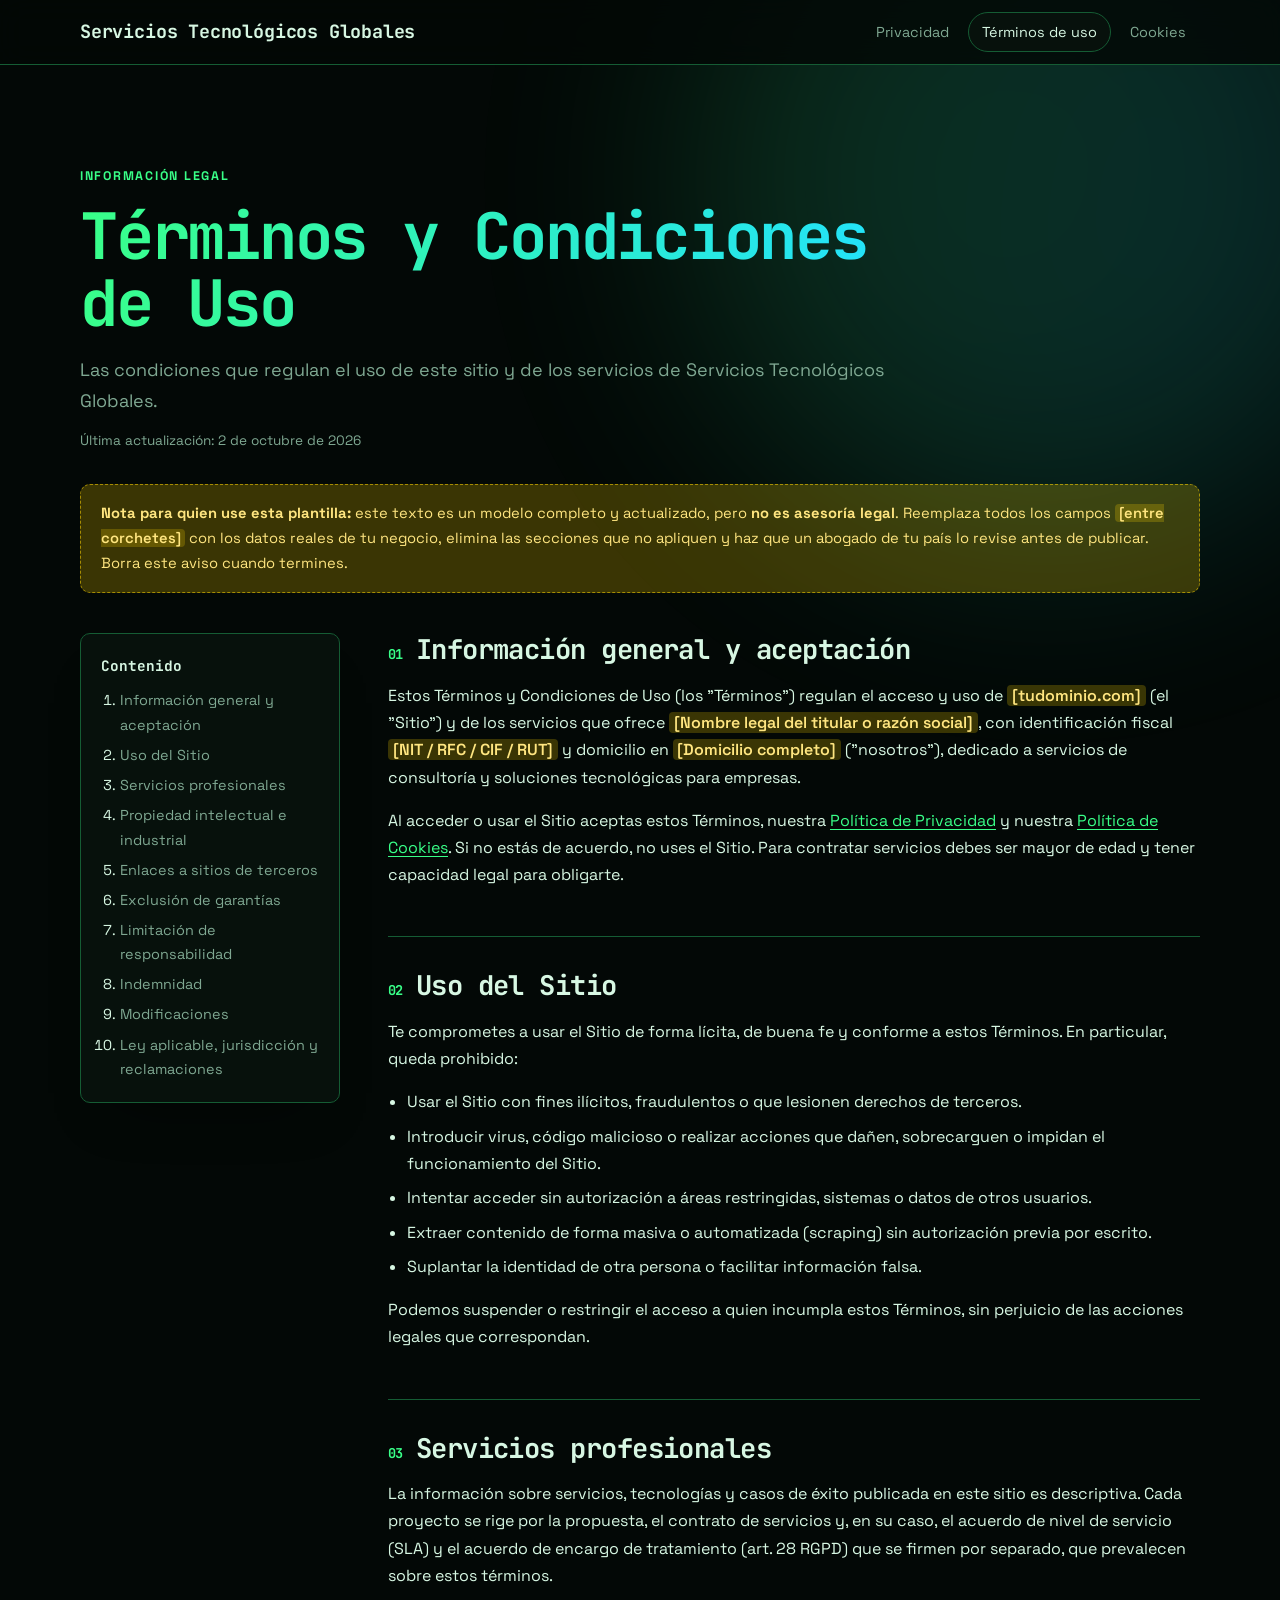
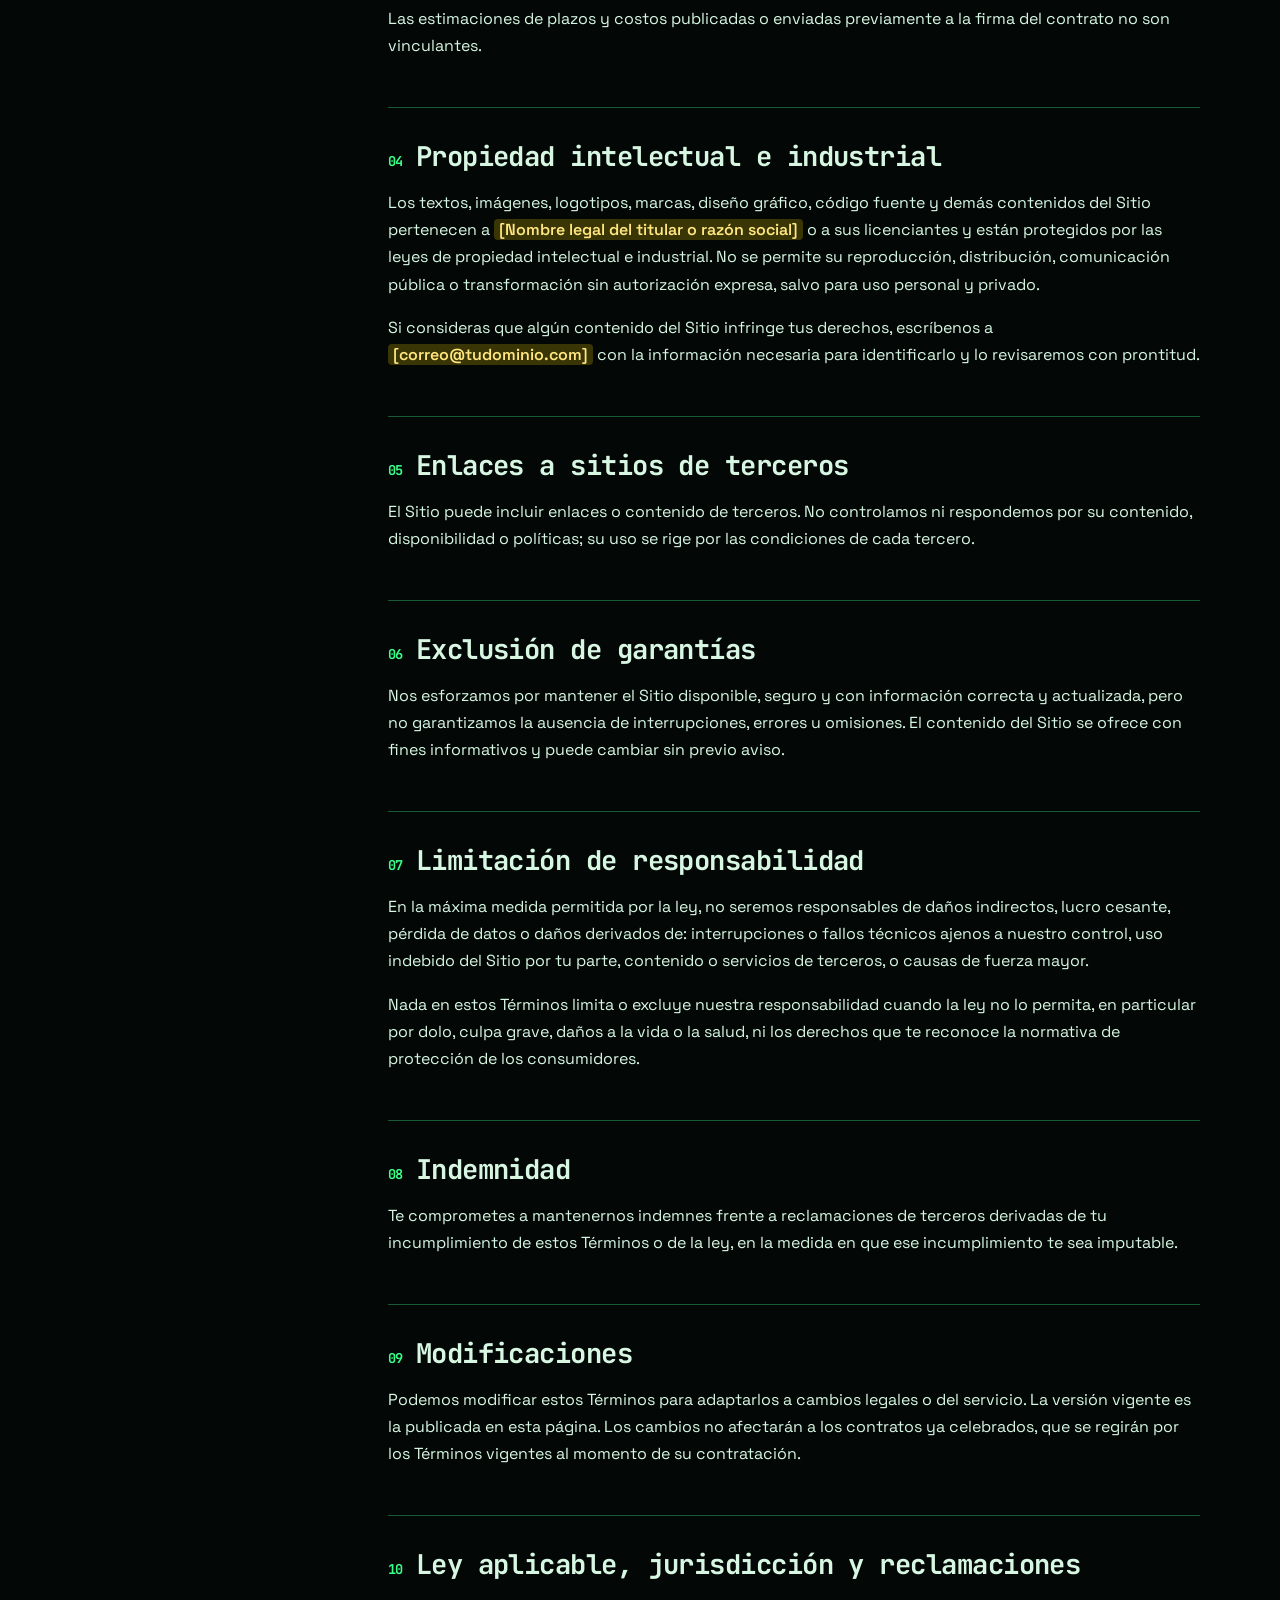
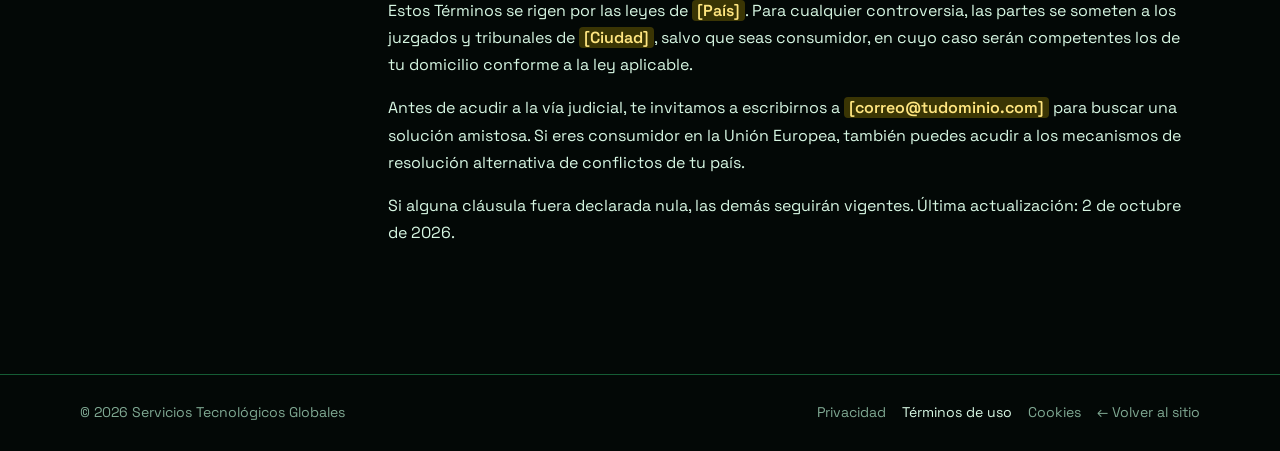
<file: terminos.html>
<!doctype html>
<html lang="es">
<head>
  <meta charset="utf-8">
  <meta name="viewport" content="width=device-width, initial-scale=1">
  <title>Términos y Condiciones de Uso · Servicios Tecnológicos Globales</title>
  <meta name="description" content="Las condiciones que regulan el uso de este sitio y de los servicios de Servicios Tecnológicos Globales.">
  <meta name="robots" content="index, follow">
  <link rel="icon" href="favicon.svg" type="image/svg+xml">
  <link rel="preconnect" href="https://fonts.googleapis.com"><link rel="preconnect" href="https://fonts.gstatic.com" crossorigin>
  <link href="https://fonts.googleapis.com/css2?family=JetBrains+Mono:wght@400;500;700;800&family=Space+Grotesk:wght@400;500;700&display=swap" rel="stylesheet">
  <link href="legal.css" rel="stylesheet">
</head>
<body class="legal-page">
  <a class="skip" href="#main">Saltar al contenido</a>
  <header class="lg-top">
    <div class="lg-wrap lg-top-inner">
      <a class="lg-brand" href="index.html">Servicios Tecnológicos Globales</a>
      <nav class="lg-nav" aria-label="Páginas legales"><a href="privacidad.html">Privacidad</a><a href="terminos.html" aria-current="page">Términos de uso</a><a href="cookies.html">Cookies</a></nav>
    </div>
  </header>
  <main id="main" class="lg-wrap">
    <div class="lg-hero">
      <p class="lg-kicker">Información legal</p>
      <h1>Términos y Condiciones de Uso</h1>
      <p class="lg-lead">Las condiciones que regulan el uso de este sitio y de los servicios de Servicios Tecnológicos Globales.</p>
      <p class="lg-date">Última actualización: 2 de octubre de 2026</p>
    </div>
    <aside class="lg-note" role="note"><strong>Nota para quien use esta plantilla:</strong> este texto es un modelo completo y actualizado, pero <strong>no es asesoría legal</strong>. Reemplaza todos los campos <mark class="ph">[entre corchetes]</mark> con los datos reales de tu negocio, elimina las secciones que no apliquen y haz que un abogado de tu país lo revise antes de publicar. Borra este aviso cuando termines.</aside>
    <div class="lg-grid">
      <nav class="lg-toc" aria-label="Contenido"><p>Contenido</p><ol><li><a href="#s1">Información general y aceptación</a></li><li><a href="#s2">Uso del Sitio</a></li><li><a href="#s3">Servicios profesionales</a></li><li><a href="#s4">Propiedad intelectual e industrial</a></li><li><a href="#s5">Enlaces a sitios de terceros</a></li><li><a href="#s6">Exclusión de garantías</a></li><li><a href="#s7">Limitación de responsabilidad</a></li><li><a href="#s8">Indemnidad</a></li><li><a href="#s9">Modificaciones</a></li><li><a href="#s10">Ley aplicable, jurisdicción y reclamaciones</a></li></ol></nav>
      <article class="lg-body">
<section id="s1"><h2><span class="num">01</span>Información general y aceptación</h2>
<p>Estos Términos y Condiciones de Uso (los "Términos") regulan el acceso y uso de <mark class="ph">[tudominio.com]</mark> (el "Sitio") y de los servicios que ofrece <mark class="ph">[Nombre legal del titular o razón social]</mark>, con identificación fiscal <mark class="ph">[NIT / RFC / CIF / RUT]</mark> y domicilio en <mark class="ph">[Domicilio completo]</mark> ("nosotros"), dedicado a servicios de consultoría y soluciones tecnológicas para empresas.</p>
<p>Al acceder o usar el Sitio aceptas estos Términos, nuestra <a href="privacidad.html">Política de Privacidad</a> y nuestra <a href="cookies.html">Política de Cookies</a>. Si no estás de acuerdo, no uses el Sitio. Para contratar servicios debes ser mayor de edad y tener capacidad legal para obligarte.</p>
</section>
<section id="s2"><h2><span class="num">02</span>Uso del Sitio</h2>
<p>Te comprometes a usar el Sitio de forma lícita, de buena fe y conforme a estos Términos. En particular, queda prohibido:</p>
<ul><li>Usar el Sitio con fines ilícitos, fraudulentos o que lesionen derechos de terceros.</li><li>Introducir virus, código malicioso o realizar acciones que dañen, sobrecarguen o impidan el funcionamiento del Sitio.</li><li>Intentar acceder sin autorización a áreas restringidas, sistemas o datos de otros usuarios.</li><li>Extraer contenido de forma masiva o automatizada (scraping) sin autorización previa por escrito.</li><li>Suplantar la identidad de otra persona o facilitar información falsa.</li></ul>
<p>Podemos suspender o restringir el acceso a quien incumpla estos Términos, sin perjuicio de las acciones legales que correspondan.</p>
</section>
<section id="s3"><h2><span class="num">03</span>Servicios profesionales</h2>
<p>La información sobre servicios, tecnologías y casos de éxito publicada en este sitio es descriptiva. Cada proyecto se rige por la propuesta, el contrato de servicios y, en su caso, el acuerdo de nivel de servicio (SLA) y el acuerdo de encargo de tratamiento (art. 28 RGPD) que se firmen por separado, que prevalecen sobre estos términos.</p>
<p>Las estimaciones de plazos y costos publicadas o enviadas previamente a la firma del contrato no son vinculantes.</p>
</section>
<section id="s4"><h2><span class="num">04</span>Propiedad intelectual e industrial</h2>
<p>Los textos, imágenes, logotipos, marcas, diseño gráfico, código fuente y demás contenidos del Sitio pertenecen a <mark class="ph">[Nombre legal del titular o razón social]</mark> o a sus licenciantes y están protegidos por las leyes de propiedad intelectual e industrial. No se permite su reproducción, distribución, comunicación pública o transformación sin autorización expresa, salvo para uso personal y privado.</p>
<p>Si consideras que algún contenido del Sitio infringe tus derechos, escríbenos a <mark class="ph">[correo@tudominio.com]</mark> con la información necesaria para identificarlo y lo revisaremos con prontitud.</p>
</section>
<section id="s5"><h2><span class="num">05</span>Enlaces a sitios de terceros</h2>
<p>El Sitio puede incluir enlaces o contenido de terceros. No controlamos ni respondemos por su contenido, disponibilidad o políticas; su uso se rige por las condiciones de cada tercero.</p>
</section>
<section id="s6"><h2><span class="num">06</span>Exclusión de garantías</h2>
<p>Nos esforzamos por mantener el Sitio disponible, seguro y con información correcta y actualizada, pero no garantizamos la ausencia de interrupciones, errores u omisiones. El contenido del Sitio se ofrece con fines informativos y puede cambiar sin previo aviso.</p>
</section>
<section id="s7"><h2><span class="num">07</span>Limitación de responsabilidad</h2>
<p>En la máxima medida permitida por la ley, no seremos responsables de daños indirectos, lucro cesante, pérdida de datos o daños derivados de: interrupciones o fallos técnicos ajenos a nuestro control, uso indebido del Sitio por tu parte, contenido o servicios de terceros, o causas de fuerza mayor.</p>
<p>Nada en estos Términos limita o excluye nuestra responsabilidad cuando la ley no lo permita, en particular por dolo, culpa grave, daños a la vida o la salud, ni los derechos que te reconoce la normativa de protección de los consumidores.</p>
</section>
<section id="s8"><h2><span class="num">08</span>Indemnidad</h2>
<p>Te comprometes a mantenernos indemnes frente a reclamaciones de terceros derivadas de tu incumplimiento de estos Términos o de la ley, en la medida en que ese incumplimiento te sea imputable.</p>
</section>
<section id="s9"><h2><span class="num">09</span>Modificaciones</h2>
<p>Podemos modificar estos Términos para adaptarlos a cambios legales o del servicio. La versión vigente es la publicada en esta página. Los cambios no afectarán a los contratos ya celebrados, que se regirán por los Términos vigentes al momento de su contratación.</p>
</section>
<section id="s10"><h2><span class="num">10</span>Ley aplicable, jurisdicción y reclamaciones</h2>
<p>Estos Términos se rigen por las leyes de <mark class="ph">[País]</mark>. Para cualquier controversia, las partes se someten a los juzgados y tribunales de <mark class="ph">[Ciudad]</mark>, salvo que seas consumidor, en cuyo caso serán competentes los de tu domicilio conforme a la ley aplicable.</p>
<p>Antes de acudir a la vía judicial, te invitamos a escribirnos a <mark class="ph">[correo@tudominio.com]</mark> para buscar una solución amistosa. Si eres consumidor en la Unión Europea, también puedes acudir a los mecanismos de resolución alternativa de conflictos de tu país.</p>
<p>Si alguna cláusula fuera declarada nula, las demás seguirán vigentes. Última actualización: 2 de octubre de 2026.</p>
</section>
      </article>
    </div>
  </main>
  <footer class="lg-foot">
    <div class="lg-wrap lg-foot-inner">
      <span>© 2026 Servicios Tecnológicos Globales</span>
      <span class="lg-foot-links"><a href="privacidad.html">Privacidad</a><a href="terminos.html" aria-current="page">Términos de uso</a><a href="cookies.html">Cookies</a><a href="index.html">← Volver al sitio</a></span>
    </div>
  </footer>
</body>
</html>
</file>
<file: styles.css>
:root {
  --bg: #030806; --bg-2: #07110c; --line: #0f3a22; --line-2: #155c34;
  --green: #39ff88; --green-2: #8affb5; --cyan: #22e1ff; --amber: #ffcc4d; --text: #d7f7e3; --muted: #7fa892;
  --mono: 'JetBrains Mono', ui-monospace, monospace; --sans: 'Space Grotesk', system-ui, sans-serif;
}
* { box-sizing: border-box; }
html { scroll-behavior: smooth; scroll-padding-top: 90px; }
body { background: var(--bg); color: var(--text); font-family: var(--sans); overflow-x: hidden; }
a { color: inherit; text-decoration: none; }
h1, h2, h3 { font-family: var(--mono); font-weight: 800; letter-spacing: -.03em; }
h2 { font-size: clamp(1.9rem, 4vw, 3rem); line-height: 1.12; }
.hl { color: var(--green); text-shadow: 0 0 24px rgba(57, 255, 136, .45); }
.muted { color: var(--muted); line-height: 1.75; }
:focus-visible { outline: 2px solid var(--cyan); outline-offset: 3px; }
.skip { position: absolute; left: -999px; top: 8px; z-index: 2000; background: var(--green); color: #000; padding: .5rem 1rem; }
.skip:focus { left: 8px; }
.eyebrow { font-family: var(--mono); color: var(--cyan); font-size: .85rem; margin-bottom: .9rem; }
.ok { color: var(--green); font-weight: 700; }
.caret { display: inline-block; width: .55em; height: 1.05em; background: var(--green); vertical-align: -3px; margin-left: 3px; animation: blink 1s steps(1) infinite; }
@keyframes blink { 50% { opacity: 0; } }

.scanlines { position: fixed; inset: 0; pointer-events: none; z-index: 3000; background: repeating-linear-gradient(0deg, rgba(0, 0, 0, .12) 0 1px, transparent 1px 3px); mix-blend-mode: multiply; }

.free-bar { background: var(--green); color: #02140a; font-family: var(--mono); font-size: .8rem; font-weight: 500; }
.free-bar .container { display: flex; justify-content: space-between; align-items: center; gap: 1rem; padding-block: .45rem; }
.free-bar b { background: #02140a; color: var(--green); padding: .1rem .5rem; margin-right: .4rem; font-size: .7rem; letter-spacing: .08em; }
.free-bar a { font-weight: 800; white-space: nowrap; }
.free-bar a:hover { text-decoration: underline; }

.site-nav { position: sticky; top: 0; z-index: 1030; background: rgba(3, 8, 6, .82); backdrop-filter: blur(14px); -webkit-backdrop-filter: blur(14px); border-bottom: 1px solid var(--line); }
.navbar { padding-block: .8rem; }
.brand { font-family: var(--mono); font-size: 1.1rem; display: inline-flex; align-items: center; gap: .4rem; }
.brand .prompt { color: var(--green); font-weight: 800; }
.brand b span { color: var(--cyan); }
.nav-link { font-family: var(--mono); color: var(--muted) !important; font-size: .9rem; }
.nav-link:hover { color: var(--green) !important; }

.btn-term, .btn-ghost { display: inline-flex; align-items: center; justify-content: center; gap: .5rem; min-height: 50px; padding: .75rem 1.5rem; font-family: var(--mono); font-weight: 700; transition: background .2s, color .2s, box-shadow .2s, transform .2s; }
.btn-term { background: var(--green); color: #02140a; border: 2px solid var(--green); box-shadow: 0 0 24px -4px rgba(57, 255, 136, .7); }
.btn-term:hover { background: transparent; color: var(--green); transform: translateY(-2px); }
.btn-sm-term { min-height: 40px; padding: .4rem 1rem; }
.btn-ghost { border: 2px solid var(--line-2); color: var(--text); }
.btn-ghost:hover { border-color: var(--cyan); color: var(--cyan); transform: translateY(-2px); }

/* hero */
.hero { position: relative; padding: 5rem 0 6rem; overflow: hidden; border-bottom: 1px solid var(--line); }
#matrix { position: absolute; inset: 0; width: 100%; height: 100%; opacity: .35; }
.hero::after { content: ''; position: absolute; inset: 0; background: radial-gradient(ellipse at 30% 50%, rgba(3, 8, 6, .9), rgba(3, 8, 6, .5) 60%, transparent); pointer-events: none; }
.hero .container { position: relative; z-index: 2; }
.sys { font-family: var(--mono); font-size: .82rem; color: var(--muted); border: 1px solid var(--line-2); display: inline-block; padding: .4rem .8rem; background: rgba(57, 255, 136, .05); }
.hero h1 { font-size: clamp(2.5rem, 6.4vw, 5.2rem); line-height: 1; margin: 1.5rem 0; }
.scramble { display: inline-block; }
.lead-text { color: var(--muted); font-size: 1.1rem; line-height: 1.75; max-width: 600px; }
.hero-copy > * { animation: rise .8s cubic-bezier(.2, .8, .2, 1) both; }
.hero-copy > *:nth-child(2) { animation-delay: .1s; }
.hero-copy > *:nth-child(3) { animation-delay: .2s; }
.hero-copy > *:nth-child(4) { animation-delay: .3s; }
@keyframes rise { from { opacity: 0; transform: translateY(24px); } }

.term { border: 1px solid var(--line-2); background: rgba(3, 12, 8, .88); box-shadow: 0 0 0 1px rgba(57, 255, 136, .08), 0 30px 80px -30px rgba(57, 255, 136, .35); animation: rise 1s .3s both; }
.term-bar { display: flex; align-items: center; gap: 6px; padding: .6rem .9rem; border-bottom: 1px solid var(--line-2); font-family: var(--mono); font-size: .75rem; color: var(--muted); }
.term-bar i { width: 10px; height: 10px; border-radius: 50%; background: #ff5f57; }
.term-bar i:nth-child(2) { background: #febc2e; }
.term-bar i:nth-child(3) { background: #28c840; }
.term-bar span { margin-left: .5rem; }
#term { margin: 0; padding: 1rem 1.1rem; min-height: 290px; font-family: var(--mono); font-size: .8rem; line-height: 1.75; color: var(--text); white-space: pre-wrap; }
#term .c { color: var(--cyan); } #term .g { color: var(--green); } #term .a { color: var(--amber); } #term .m { color: var(--muted); }

.section { position: relative; padding: 6.5rem 0; }
.section-head { text-align: center; max-width: 760px; margin: 0 auto 3.2rem; }
.narrow { max-width: 860px; }

/* windows */
.window { height: 100%; border: 1px solid var(--line-2); background: var(--bg-2); position: relative; overflow: hidden; transition: border-color .3s, transform .3s, box-shadow .3s; }
.window::after { content: ''; position: absolute; left: 0; right: 0; top: -40%; height: 40%; background: linear-gradient(transparent, rgba(57, 255, 136, .12), transparent); opacity: 0; pointer-events: none; }
.window:hover { border-color: var(--green); transform: translateY(-6px); box-shadow: 0 20px 50px -25px rgba(57, 255, 136, .6); }
.window:hover::after { opacity: 1; animation: scan 1.6s linear infinite; }
@keyframes scan { to { top: 110%; } }
.window-bar { display: flex; justify-content: space-between; align-items: center; padding: .6rem 1rem; border-bottom: 1px solid var(--line-2); font-family: var(--mono); font-size: .78rem; color: var(--muted); background: rgba(57, 255, 136, .04); }
.window-bar i { color: var(--green); font-size: 1rem; }
.window-body { padding: 1.8rem; }
.ascii { font-family: var(--mono); color: var(--green); font-size: 1.3rem; margin: 0 0 1.2rem; text-shadow: 0 0 12px rgba(57, 255, 136, .6); }
.window h3 { font-size: 1.2rem; }
.window p { color: var(--muted); line-height: 1.7; }
.tags { list-style: none; padding: 0; margin: 1.2rem 0 0; display: flex; flex-wrap: wrap; gap: .4rem; }
.tags li { font-family: var(--mono); font-size: .75rem; padding: .2rem .55rem; border: 1px solid var(--line-2); color: var(--cyan); }

/* tech */
.tech { background: linear-gradient(180deg, transparent, rgba(34, 225, 255, .04), transparent); padding-bottom: 0; }
.tabs { display: flex; justify-content: center; flex-wrap: wrap; gap: .5rem; margin-bottom: 2rem; }
.tabs button { font-family: var(--mono); background: none; border: 1px solid var(--line-2); color: var(--muted); padding: .55rem 1.2rem; min-height: 44px; transition: all .2s; }
.tabs button:hover { color: var(--green); }
.tabs button.active { background: var(--green); border-color: var(--green); color: #02140a; font-weight: 700; }
.stack { display: grid; grid-template-columns: repeat(auto-fill, minmax(140px, 1fr)); gap: .8rem; max-width: 960px; margin: 0 auto 4rem; min-height: 150px; }
.stack div { border: 1px solid var(--line-2); padding: 1rem; font-family: var(--mono); display: grid; gap: .5rem; animation: pop .45s cubic-bezier(.2, .8, .2, 1) both; background: var(--bg-2); }
.stack div b { color: var(--text); }
.stack .lvl { height: 4px; background: var(--line); }
.stack .lvl i { display: block; height: 100%; background: linear-gradient(90deg, var(--green), var(--cyan)); }
.stack small { color: var(--muted); font-size: .72rem; }
@keyframes pop { from { opacity: 0; transform: translateY(12px) scale(.96); } }
.marquee { border-block: 1px solid var(--line); overflow: hidden; padding: 1.1rem 0; background: var(--bg-2); }
.marquee-track { display: flex; width: max-content; animation: marquee 28s linear infinite; }
.marquee span { font-family: var(--mono); font-size: 1.3rem; color: var(--line-2); padding-right: 2.5rem; white-space: nowrap; font-weight: 700; }
.marquee span:nth-child(odd) { color: var(--green); }
.marquee span::before { content: '#'; color: var(--muted); }
@keyframes marquee { to { transform: translateX(-50%); } }

/* global */
.globe-wrap { position: relative; aspect-ratio: 1; max-width: 520px; margin: 0 auto; }
.globe-wrap::before { content: ''; position: absolute; inset: 8%; border-radius: 50%; background: radial-gradient(circle at 40% 35%, rgba(57, 255, 136, .18), transparent 65%); filter: blur(10px); }
#globe { position: relative; width: 100%; height: 100%; }
.metric { border: 1px solid var(--line-2); padding: 1.1rem .8rem; text-align: center; background: var(--bg-2); height: 100%; }
.metric strong { display: block; font-family: var(--mono); font-size: clamp(1.4rem, 3vw, 2.2rem); color: var(--green); }
.metric > span { color: var(--muted); font-size: .85rem; }

/* git log */
.gitlog { list-style: none; padding: 0; margin: 0; position: relative; }
.gitlog::before { content: ''; position: absolute; left: 11px; top: 10px; bottom: 10px; width: 2px; background: linear-gradient(var(--green), var(--cyan)); }
.gitlog li { position: relative; display: grid; grid-template-columns: 90px 1fr; gap: 1rem; padding: 0 0 2rem 2.6rem; align-items: baseline; }
.gitlog li::before { content: ''; position: absolute; left: 4px; top: 6px; width: 16px; height: 16px; border-radius: 50%; background: var(--bg); border: 2px solid var(--green); box-shadow: 0 0 12px rgba(57, 255, 136, .6); }
.gitlog li.head::before { background: var(--green); animation: pulse 1.6s infinite; }
@keyframes pulse { 0% { box-shadow: 0 0 0 0 rgba(57, 255, 136, .7); } 70% { box-shadow: 0 0 0 12px rgba(57, 255, 136, 0); } 100% { box-shadow: 0 0 0 0 rgba(57, 255, 136, 0); } }
.gitlog code { font-family: var(--mono); color: var(--amber); font-size: .9rem; }
.gitlog b { display: block; font-family: var(--mono); color: var(--text); }
.gitlog span { color: var(--muted); }

/* contact */
.contact { text-align: center; border: 1px solid var(--line-2); padding: 4.5rem 1.5rem; background: radial-gradient(ellipse at 50% 0%, rgba(57, 255, 136, .14), transparent 60%), var(--bg-2); position: relative; overflow: hidden; }
.contact h2 { max-width: 780px; margin-inline: auto; }
.cmd { font-family: var(--mono); color: var(--muted); margin-top: 1.2rem; min-height: 1.6em; }

.opensource { display: grid; grid-template-columns: 1.5fr 1fr; gap: 2rem; align-items: center; padding: 3rem; border: 1px dashed var(--green); background: var(--bg-2); }
.free-pill { display: inline-block; font-family: var(--mono); font-size: .75rem; font-weight: 800; letter-spacing: .08em; padding: .35rem .8rem; background: var(--green); color: #02140a; margin-bottom: 1rem; }
.opensource h2 { font-size: clamp(1.6rem, 3.2vw, 2.4rem); }
.os-actions { display: grid; gap: .7rem; justify-items: center; text-align: center; }

.footer { border-top: 1px solid var(--line); padding: 2rem 0; color: var(--muted); font-family: var(--mono); font-size: .82rem; }
.footer-inner { display: flex; flex-wrap: wrap; justify-content: space-between; gap: 1rem; }
.footer-links { display: flex; flex-wrap: wrap; gap: 1.2rem; }
.footer-links a:hover { color: var(--green); }

.reveal { opacity: 0; transform: translateY(30px); transition: opacity .8s cubic-bezier(.2, .8, .2, 1), transform .8s cubic-bezier(.2, .8, .2, 1); }
.reveal.visible { opacity: 1; transform: none; }

@media (max-width: 991.98px) {
  .navbar-collapse { border: 1px solid var(--line-2); background: var(--bg-2); padding: 1rem; margin-top: .8rem; }
  .opensource { grid-template-columns: 1fr; }
}
@media (max-width: 575.98px) {
  .container { padding-inline: 16px; }
  .free-bar .license { display: none; }
  .hero { padding: 3rem 0 4rem; }
  .section { padding: 4.5rem 0; }
  #term { min-height: 250px; font-size: .74rem; }
  .gitlog li { grid-template-columns: 1fr; gap: .2rem; }
  .opensource { padding: 2rem 1.3rem; }
  .contact { padding: 3.5rem 1.2rem; }
  .footer-inner { flex-direction: column; text-align: center; align-items: center; }
}
@media (prefers-reduced-motion: reduce) {
  *, *::before, *::after { animation-duration: .01ms !important; animation-iteration-count: 1 !important; transition-duration: .01ms !important; scroll-behavior: auto !important; }
  .reveal { opacity: 1; transform: none; }
  #matrix { display: none; }
}
</file>
<file: legal.css>
/* Páginas legales — usa la paleta y tipografías del sitio */
:root {
  --lg-bg: #030806; --lg-surface: #07110c; --lg-text: #d7f7e3; --lg-muted: #7fa892;
  --lg-line: #155c34; --lg-accent: #39ff88; --lg-grad: linear-gradient(100deg,#39ff88,#22e1ff); --lg-radius: 10px;
  --lg-head: 'JetBrains Mono', ui-monospace, monospace; --lg-body: 'Space Grotesk', system-ui, sans-serif;
  --lg-border: 1px solid #155c34; --lg-shadow: 0 30px 60px -40px rgba(0,0,0,.9);
  color-scheme: dark;
}
*, *::before, *::after { box-sizing: border-box; }
html { scroll-behavior: smooth; -webkit-text-size-adjust: 100%; }
body.legal-page { margin: 0; background: var(--lg-bg); color: var(--lg-text); font-family: var(--lg-body); font-size: 16px; line-height: 1.7; overflow-x: hidden; }
body.legal-page::before { content: ""; position: fixed; inset: -20% -10% auto auto; width: 60vw; height: 60vw; max-width: 720px; max-height: 720px; background: var(--lg-grad); filter: blur(120px); opacity: .16; border-radius: 50%; pointer-events: none; z-index: 0; }
.legal-page > * { position: relative; z-index: 1; }
.lg-wrap { width: min(1120px, 100% - 32px); margin-inline: auto; }
.skip { position: absolute; left: -9999px; }
.skip:focus { left: 16px; top: 12px; z-index: 10; background: var(--lg-surface); color: var(--lg-text); padding: .5rem .9rem; border-radius: 8px; }
.legal-page a { color: var(--lg-accent); text-underline-offset: 3px; }
.legal-page a:focus-visible { outline: 2px solid var(--lg-accent); outline-offset: 3px; border-radius: 4px; }

.lg-top { position: sticky; top: 0; z-index: 5; backdrop-filter: blur(14px); -webkit-backdrop-filter: blur(14px); background: color-mix(in srgb, var(--lg-bg) 82%, transparent); border-bottom: var(--lg-border); }
.lg-top-inner { display: flex; align-items: center; justify-content: space-between; gap: 1rem; min-height: 64px; flex-wrap: wrap; padding-block: .6rem; }
.lg-brand { font-family: var(--lg-head); font-weight: 700; font-size: 1.15rem; letter-spacing: -.01em; color: var(--lg-text) !important; text-decoration: none; }
.lg-nav { display: flex; gap: .35rem; flex-wrap: wrap; }
.lg-nav a { color: var(--lg-muted); text-decoration: none; font-size: .9rem; padding: .4rem .8rem; border-radius: 999px; border: 1px solid transparent; transition: color .2s, border-color .2s, background .2s; }
.lg-nav a:hover { color: var(--lg-text); border-color: var(--lg-line); }
.lg-nav a[aria-current="page"] { color: var(--lg-text); background: var(--lg-surface); border: var(--lg-border); }

.lg-hero { padding: clamp(3rem, 8vw, 6rem) 0 2rem; max-width: 820px; animation: lg-in .7s cubic-bezier(.22,1,.36,1) both; }
.lg-kicker { display: inline-block; margin: 0 0 1rem; font-size: .78rem; font-weight: 700; letter-spacing: .14em; text-transform: uppercase; color: var(--lg-accent); }
.lg-hero h1 { font-family: var(--lg-head); font-size: clamp(2.2rem, 6vw, 4rem); line-height: 1.05; letter-spacing: -.035em; margin: 0 0 1.1rem; background: var(--lg-grad); -webkit-background-clip: text; background-clip: text; color: transparent; }
.lg-lead { font-size: 1.125rem; color: var(--lg-muted); margin: 0 0 .8rem; }
.lg-date { font-size: .85rem; color: var(--lg-muted); margin: 0; }

.lg-note { margin: 0 0 2.5rem; padding: 1rem 1.25rem; border-radius: var(--lg-radius); border: 1px dashed rgba(255,214,0,.55); background: rgba(255,214,0,.22); color: #ffe680; font-size: .92rem; }
.ph { background: rgba(255,214,0,.22); color: #ffe680; padding: 0 .3em; border-radius: 4px; font-weight: 600; }

.lg-grid { display: grid; grid-template-columns: 260px minmax(0, 1fr); gap: 3rem; align-items: start; padding-bottom: 5rem; }
.lg-toc { position: sticky; top: 88px; padding: 1.25rem; background: var(--lg-surface); border: var(--lg-border); border-radius: var(--lg-radius); box-shadow: var(--lg-shadow); font-size: .9rem; }
.lg-toc p { margin: 0 0 .6rem; font-weight: 700; font-family: var(--lg-head); }
.lg-toc ol { margin: 0; padding-left: 1.2rem; display: grid; gap: .35rem; }
.lg-toc a { color: var(--lg-muted); text-decoration: none; }
.lg-toc a:hover { color: var(--lg-accent); }

.lg-body section { padding: 2rem 0; border-top: var(--lg-border); scroll-margin-top: 90px; }
.lg-body section:first-child { border-top: 0; padding-top: 0; }
.lg-body h2 { font-family: var(--lg-head); font-size: clamp(1.35rem, 2.6vw, 1.7rem); line-height: 1.2; letter-spacing: -.02em; margin: 0 0 1rem; display: flex; gap: .8rem; align-items: baseline; }
.lg-body h2 .num { font-size: .85rem; font-weight: 700; color: var(--lg-accent); font-variant-numeric: tabular-nums; }
.lg-body p, .lg-body li { color: var(--lg-text); }
.lg-body p { margin: 0 0 1rem; }
.lg-body ul { margin: 0 0 1rem; padding-left: 1.2rem; display: grid; gap: .45rem; }
.lg-body ul.facts { list-style: none; padding: 1.1rem 1.25rem; background: var(--lg-surface); border: var(--lg-border); border-radius: var(--lg-radius); }
.lg-body ul.rights li::marker { color: var(--lg-accent); }
.lg-body code { font-size: .88em; padding: .1em .4em; border-radius: 6px; background: var(--lg-surface); border: 1px solid var(--lg-line); }
.tbl { overflow-x: auto; margin: 0 0 1.25rem; border: var(--lg-border); border-radius: var(--lg-radius); background: var(--lg-surface); }
.tbl table { width: 100%; border-collapse: collapse; font-size: .9rem; min-width: 560px; }
.tbl th, .tbl td { text-align: left; vertical-align: top; padding: .8rem 1rem; border-bottom: 1px solid var(--lg-line); }
.tbl th { font-family: var(--lg-head); font-size: .78rem; letter-spacing: .06em; text-transform: uppercase; color: var(--lg-muted); }
.tbl tr:last-child td { border-bottom: 0; }

.lg-foot { border-top: var(--lg-border); padding: 1.6rem 0; font-size: .88rem; color: var(--lg-muted); }
.lg-foot-inner { display: flex; justify-content: space-between; gap: 1rem; flex-wrap: wrap; }
.lg-foot-links { display: flex; gap: 1rem; flex-wrap: wrap; }
.lg-foot-links a { color: var(--lg-muted); text-decoration: none; }
.lg-foot-links a:hover, .lg-foot-links a[aria-current="page"] { color: var(--lg-text); }

@keyframes lg-in { from { opacity: 0; transform: translateY(14px); } to { opacity: 1; transform: none; } }
@media (max-width: 860px) {
  .lg-grid { grid-template-columns: minmax(0, 1fr); gap: 1.5rem; }
  .lg-toc { position: static; }
}
@media (prefers-reduced-motion: reduce) { html { scroll-behavior: auto; } .lg-hero { animation: none; } }
@media print {
  .lg-top, .lg-toc, .lg-note, .lg-foot, body.legal-page::before { display: none !important; }
  body.legal-page { background: #fff; color: #000; }
  .lg-hero h1 { color: #000; background: none; }
  .lg-grid { display: block; }
}
</file>
